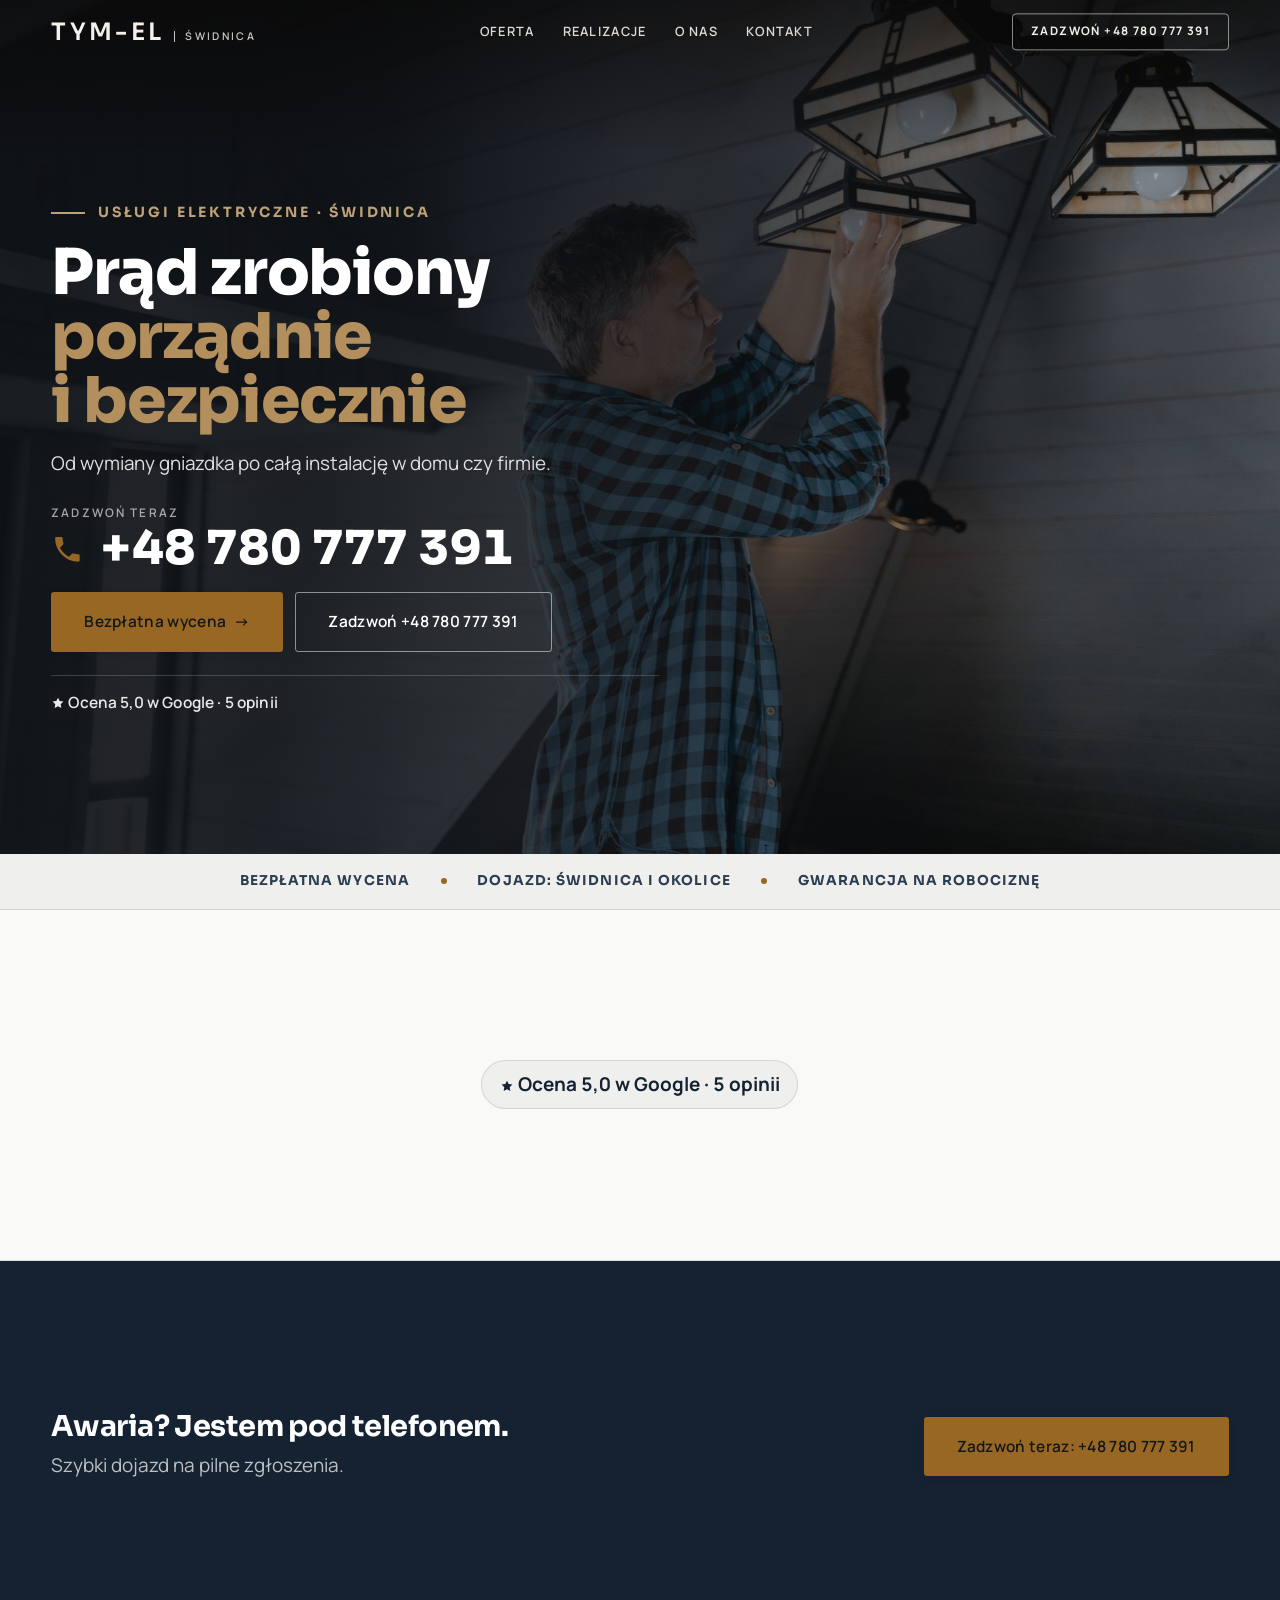
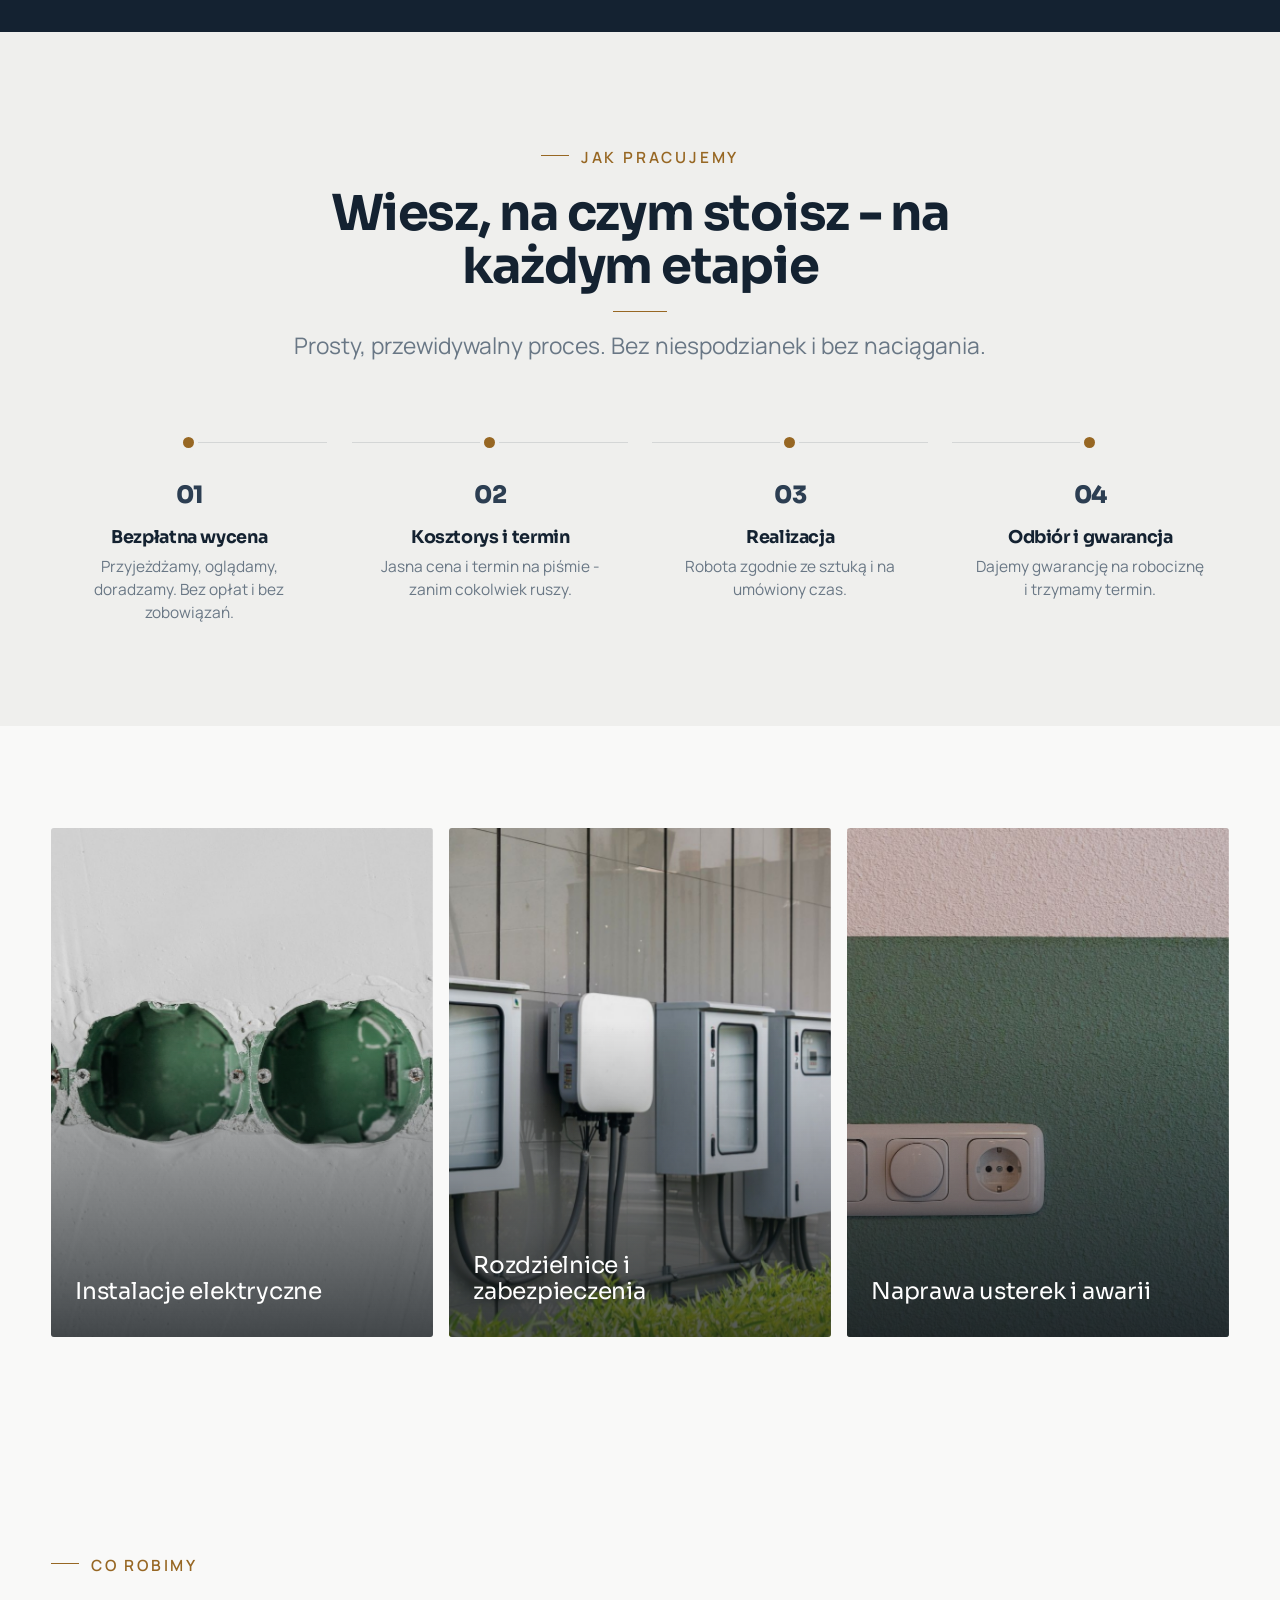
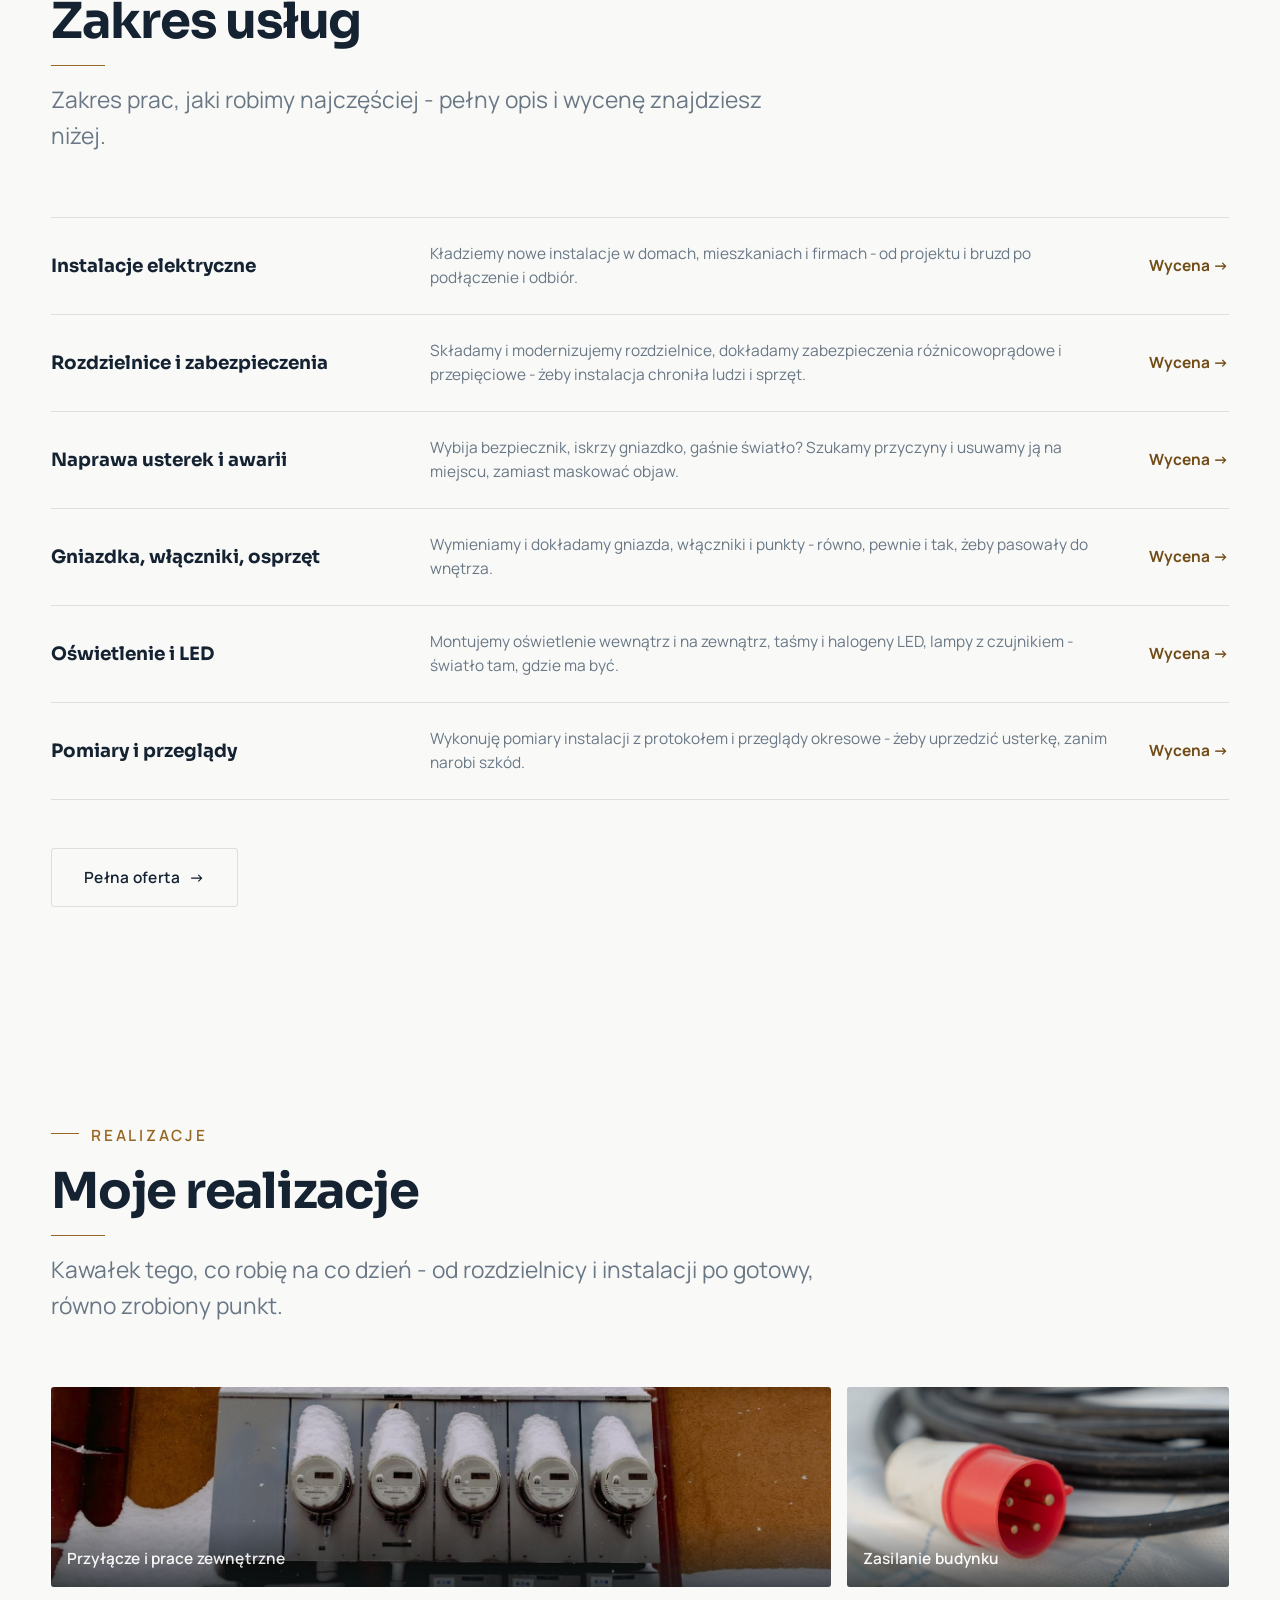
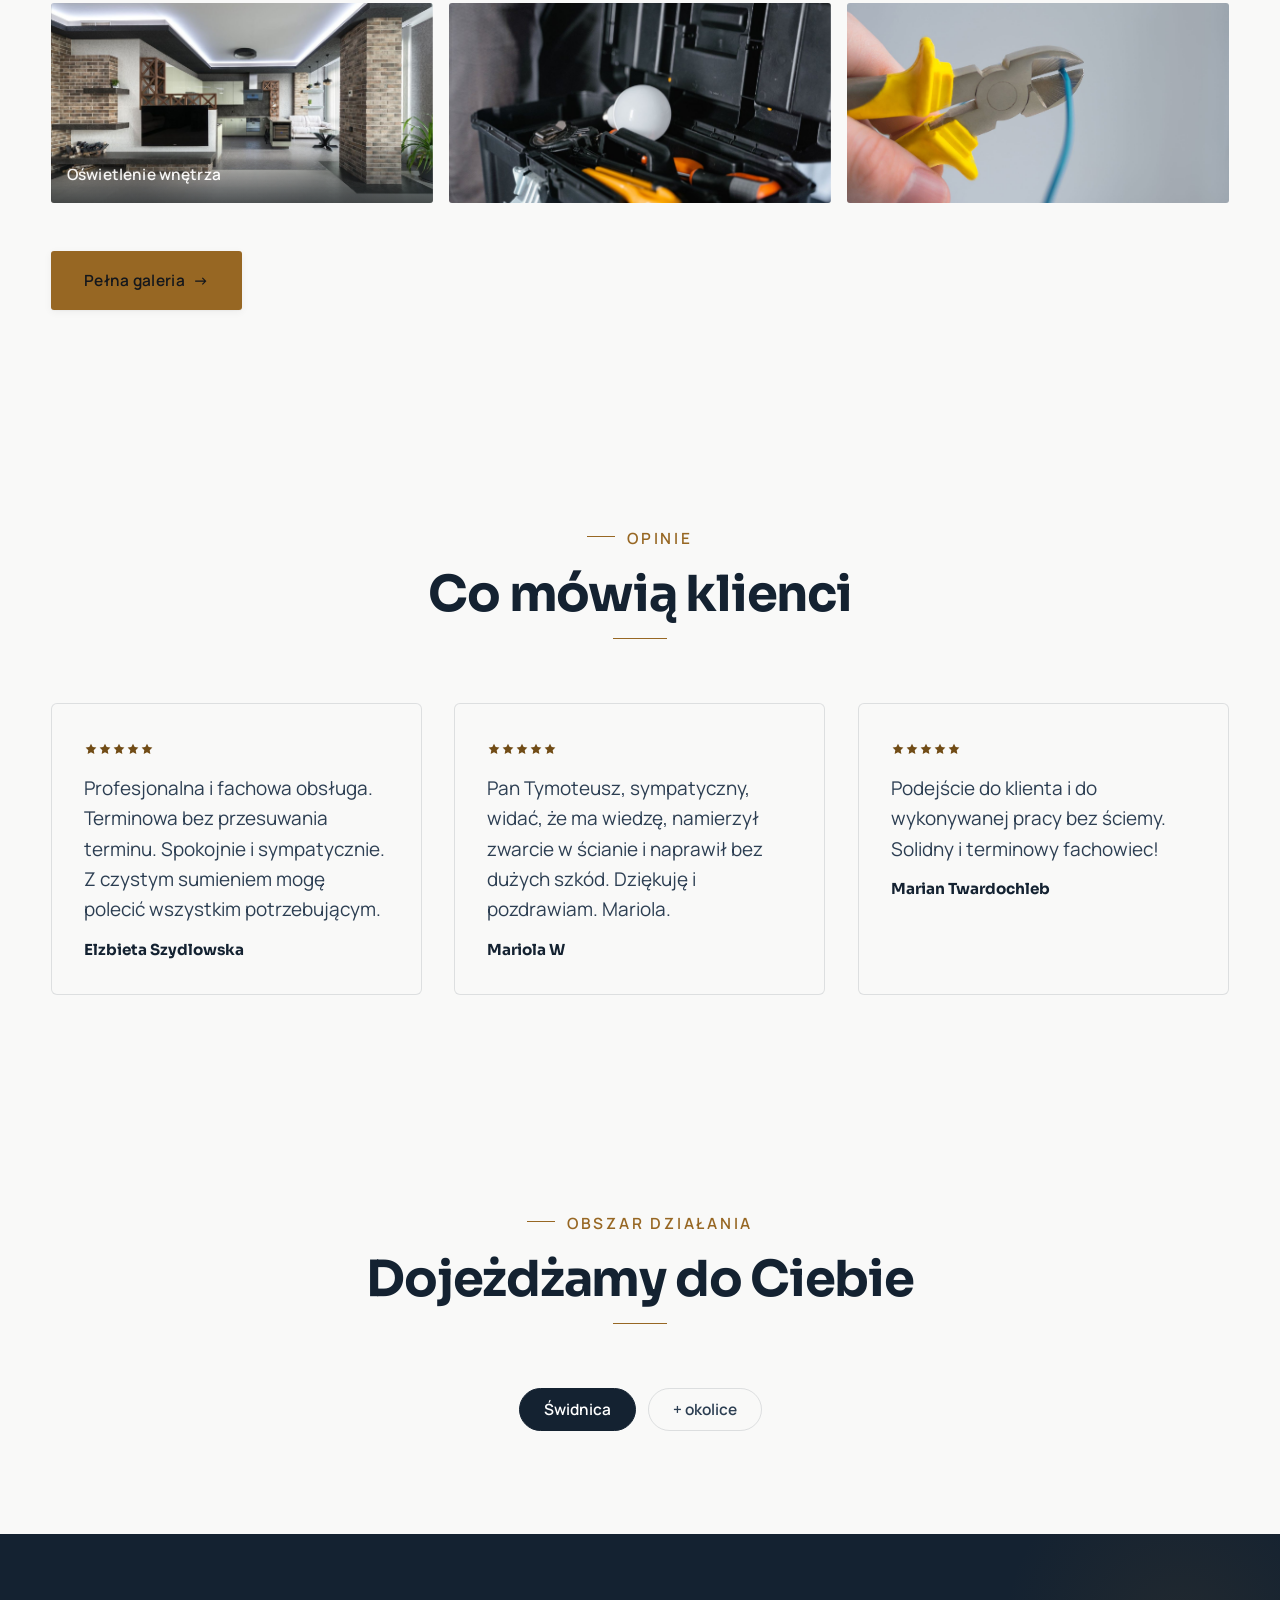
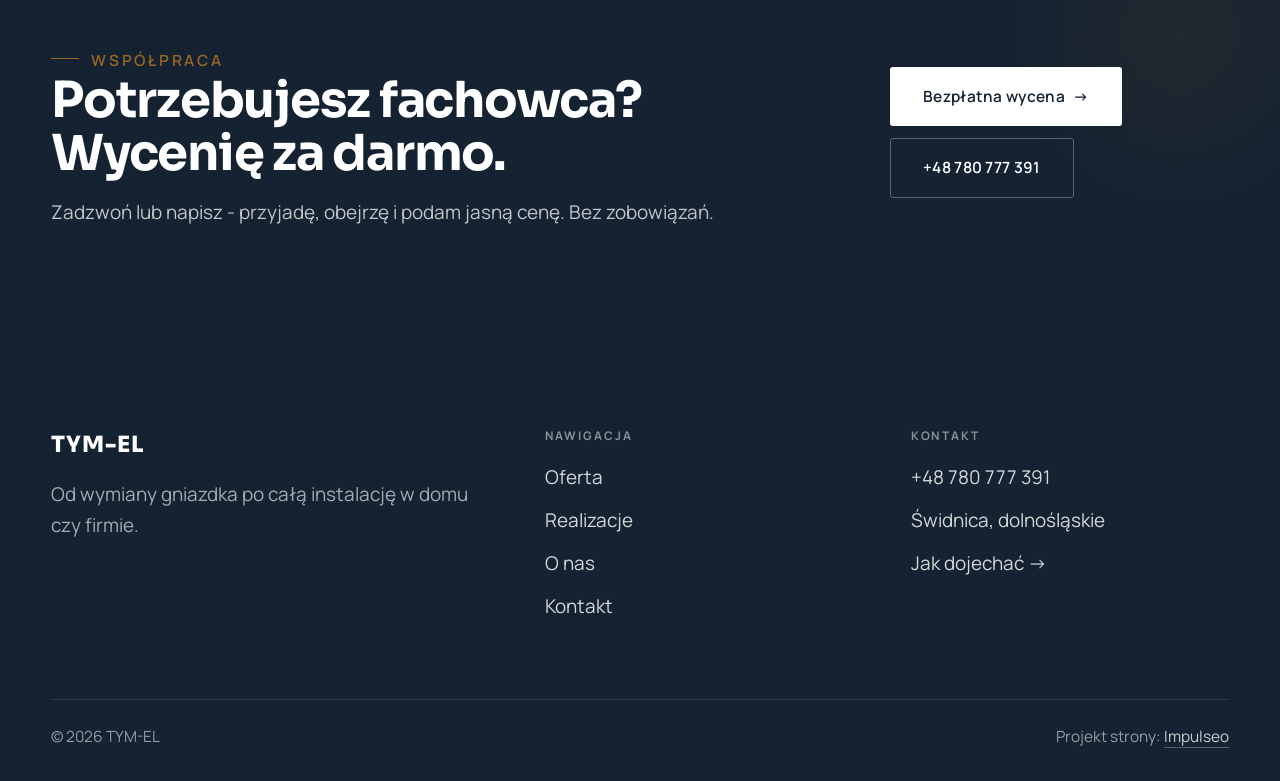
<file: index.html>
<!DOCTYPE html>
<html lang="pl">
<head>
<meta name="robots" content="noindex, nofollow">
<meta charset="UTF-8">
<meta name="viewport" content="width=device-width, initial-scale=1.0">
<title>TYM-EL - Elektryk · Świdnica</title>
<meta name="description" content="TYM-EL - usługi elektryczne, Świdnica i okolice. Instalacje, przyłącza, rozdzielnice, naprawa usterek i awarii, montaż oświetlenia i osprzętu. Pomiary i uprawnienia, wycena przed pracą, sprawny dojazd. Zadzwoń i umów termin.">
<link rel="preconnect" href="https://fonts.googleapis.com">
<link rel="preconnect" href="https://fonts.gstatic.com" crossorigin>
<link href="https://fonts.googleapis.com/css2?family=Sora:wght@600;700;800&family=Manrope:wght@400;500;600&display=swap" rel="stylesheet">
<link rel="stylesheet" href="assets/styles.css">
</head>
<body>

<header class="nav">
  <div class="wrap nav-inner">
    <a class="brand" href="index.html"><span class="name">TYM-EL</span><span class="sub">Świdnica</span></a>
    <nav class="nav-links">
      <a href="oferta.html">Oferta</a>
      <a href="realizacje.html">Realizacje</a>
      <a href="o-nas.html">O nas</a>
      <a href="kontakt.html">Kontakt</a>
      <a href="tel:+48780777391" class="btn btn-accent">Zadzwoń +48 780 777 391</a>
    </nav>
    <button class="nav-toggle" aria-label="Menu"><span></span><span></span><span></span></button>
  </div>
</header>

<section class="hero-fach">
  <img class="hf-photo" src="img/hero.jpg" fetchpriority="high" alt="Elektryk TYM-EL podczas montażu oświetlenia">
  <div class="hf-panel">
    <div class="hf-inner">
      <span class="hf-kicker">Usługi elektryczne · Świdnica</span>
      <h1 class="hf-title">Prąd zrobiony <em>porządnie i bezpiecznie</em></h1>
      <p class="hf-lead">Od wymiany gniazdka po całą instalację w domu czy firmie.</p>
      <a class="hf-phone" href="tel:+48780777391"><span class="hf-phone-lab">Zadzwoń teraz</span><span class="hf-phone-num"><svg class="ico-tel" width="16" height="16" viewBox="0 0 24 24" fill="none" aria-hidden="true"><path d="M6.6 10.8a15.5 15.5 0 0 0 6.6 6.6l2.2-2.2a1 1 0 0 1 1-.24 11.4 11.4 0 0 0 3.6.58 1 1 0 0 1 1 1V20a1 1 0 0 1-1 1A17 17 0 0 1 3 4a1 1 0 0 1 1-1h3.5a1 1 0 0 1 1 1c0 1.25.2 2.46.58 3.6a1 1 0 0 1-.25 1l-2.23 2.2Z" fill="currentColor"/></svg> +48 780 777 391</span></a>
      <div class="hf-actions">
        <a href="kontakt.html" class="btn btn-accent">Bezpłatna wycena <span class="arr">→</span></a>
        <a href="tel:+48780777391" class="btn btn-ghost hf-ghost">Zadzwoń +48 780 777 391</a>
      </div>
      <div class="hf-trust"><svg class="ico-star" width="14" height="14" viewBox="0 0 24 24" style="vertical-align:-2px" aria-hidden="true"><path d="M12 2.8l2.85 5.8 6.4.93-4.63 4.5 1.1 6.37L12 17.4l-5.72 3 1.1-6.37-4.63-4.5 6.4-.93L12 2.8Z" fill="currentColor"/></svg> Ocena 5,0 w Google · 5 opinii</div>
    </div>
  </div>
</section>
<section class="fach-promise">
  <div class="wrap">
    <ul class="fp-row reveal"><li>Bezpłatna wycena</li><li>Dojazd: Świdnica i okolice</li><li>Gwarancja na robociznę</li></ul>
  </div>
</section>
<section class="trust-bar">
  <div class="wrap">
    <div class="tb-google reveal"><svg class="ico-star" width="14" height="14" viewBox="0 0 24 24" style="vertical-align:-2px" aria-hidden="true"><path d="M12 2.8l2.85 5.8 6.4.93-4.63 4.5 1.1 6.37L12 17.4l-5.72 3 1.1-6.37-4.63-4.5 6.4-.93L12 2.8Z" fill="currentColor"/></svg> Ocena 5,0 w Google · 5 opinii</div>
  </div>
</section>
<section class="awaria">
  <div class="wrap">
      <div class="reveal">
        <h3>Awaria? Jestem pod telefonem.</h3>
        <p>Szybki dojazd na pilne zgłoszenia.</p>
      </div>
      <a class="btn btn-accent" href="tel:+48780777391">Zadzwoń teraz: +48 780 777 391</a>
  </div>
</section>
<section class="proces fachowcy">
  <div class="wrap">
    <div class="head center reveal">
      <span class="eyebrow">Jak pracujemy</span>
      <h2>Wiesz, na czym stoisz - na każdym etapie</h2>
      <p>Prosty, przewidywalny proces. Bez niespodzianek i bez naciągania.</p>
    </div>
    <ol class="proces-line">
      <li class="reveal"><span class="pno">01</span><h3>Bezpłatna wycena</h3><p>Przyjeżdżamy, oglądamy, doradzamy. Bez opłat i bez zobowiązań.</p></li>
      <li class="reveal"><span class="pno">02</span><h3>Kosztorys i termin</h3><p>Jasna cena i termin na piśmie - zanim cokolwiek ruszy.</p></li>
      <li class="reveal"><span class="pno">03</span><h3>Realizacja</h3><p>Robota zgodnie ze sztuką i na umówiony czas.</p></li>
      <li class="reveal"><span class="pno">04</span><h3>Odbiór i gwarancja</h3><p>Dajemy gwarancję na robociznę i trzymamy termin.</p></li>
    </ol>
  </div>
</section>
<section class="gateways-band">
  <div class="wrap">
    <div class="gateways">
      <a href="oferta.html" class="gateway reveal"><img src="img/g2.jpg" alt="Puszki podtynkowe osadzone w ścianie" loading="lazy"><span class="g-ttl">Instalacje elektryczne</span></a>
      <a href="oferta.html" class="gateway reveal"><img src="img/g5.jpg" alt="Szafki elektryczne i przyłącza na zewnątrz budynku" loading="lazy"><span class="g-ttl">Rozdzielnice i zabezpieczenia</span></a>
      <a href="oferta.html" class="gateway reveal"><img src="img/g3.jpg" alt="Zamontowany włącznik i gniazdo na ścianie" loading="lazy"><span class="g-ttl">Naprawa usterek i awarii</span></a>
    </div>
  </div>
</section>
<section class="fach-uslugi">
  <div class="wrap">
    <div class="head reveal">
      <span class="eyebrow">Co robimy</span>
      <h2>Zakres usług</h2>
      <p>Zakres prac, jaki robimy najczęściej - pełny opis i wycenę znajdziesz niżej.</p>
    </div>
    <ul class="fu-list">
      <li class="fu-row reveal"><div class="fu-name">Instalacje elektryczne</div><div class="fu-desc">Kładziemy nowe instalacje w domach, mieszkaniach i firmach - od projektu i bruzd po podłączenie i odbiór.</div><a class="fu-cta" href="kontakt.html">Wycena <span class="arr">→</span></a></li>
      <li class="fu-row reveal"><div class="fu-name">Rozdzielnice i zabezpieczenia</div><div class="fu-desc">Składamy i modernizujemy rozdzielnice, dokładamy zabezpieczenia różnicowoprądowe i przepięciowe - żeby instalacja chroniła ludzi i sprzęt.</div><a class="fu-cta" href="kontakt.html">Wycena <span class="arr">→</span></a></li>
      <li class="fu-row reveal"><div class="fu-name">Naprawa usterek i awarii</div><div class="fu-desc">Wybija bezpiecznik, iskrzy gniazdko, gaśnie światło? Szukamy przyczyny i usuwamy ją na miejscu, zamiast maskować objaw.</div><a class="fu-cta" href="kontakt.html">Wycena <span class="arr">→</span></a></li>
      <li class="fu-row reveal"><div class="fu-name">Gniazdka, włączniki, osprzęt</div><div class="fu-desc">Wymieniamy i dokładamy gniazda, włączniki i punkty - równo, pewnie i tak, żeby pasowały do wnętrza.</div><a class="fu-cta" href="kontakt.html">Wycena <span class="arr">→</span></a></li>
      <li class="fu-row reveal"><div class="fu-name">Oświetlenie i LED</div><div class="fu-desc">Montujemy oświetlenie wewnątrz i na zewnątrz, taśmy i halogeny LED, lampy z czujnikiem - światło tam, gdzie ma być.</div><a class="fu-cta" href="kontakt.html">Wycena <span class="arr">→</span></a></li>
      <li class="fu-row reveal"><div class="fu-name">Pomiary i przeglądy</div><div class="fu-desc">Wykonuję pomiary instalacji z protokołem i przeglądy okresowe - żeby uprzedzić usterkę, zanim narobi szkód.</div><a class="fu-cta" href="kontakt.html">Wycena <span class="arr">→</span></a></li>
    </ul>
    <div style="margin-top:var(--space-7)" class="reveal"><a href="oferta.html" class="btn btn-ghost">Pełna oferta <span class="arr">→</span></a></div>
  </div>
</section>
<section>
  <div class="wrap">
    <div class="head reveal">
      <span class="eyebrow">Realizacje</span>
      <h2>Moje realizacje</h2>
      <p>Kawałek tego, co robię na co dzień - od rozdzielnicy i instalacji po gotowy, równo zrobiony punkt.</p>
    </div>
    <div class="gallery">
      <div class="tile t-two3 reveal"><img src="img/g4.jpg" alt="Liczniki i rozdzielnice na elewacji zimą" loading="lazy"><div class="cap">Przyłącze i prace zewnętrzne</div></div>
      <div class="tile t-third reveal"><img src="img/g13.jpg" alt="Przewód zasilający z wtyczką siłową" loading="lazy"><div class="cap">Zasilanie budynku</div></div>
      <div class="tile t-third reveal"><img src="img/g6.jpg" alt="Salon z oświetleniem LED w suficie" loading="lazy"><div class="cap">Oświetlenie wnętrza</div></div>
      <div class="tile t-third reveal"><img src="img/g7.jpg" alt="Skrzynka z narzędziami elektryka" loading="lazy"></div>
      <div class="tile t-third reveal"><img src="img/g8.jpg" alt="Ściąganie izolacji z przewodu elektrycznego" loading="lazy"></div>
    </div>
    <div style="margin-top:var(--space-7)" class="reveal"><a href="realizacje.html" class="btn btn-accent">Pełna galeria <span class="arr">→</span></a></div>
  </div>
</section>
<section class="opinie">
  <div class="wrap">
    <div class="head center reveal">
      <span class="eyebrow">Opinie</span>
      <h2>Co mówią klienci</h2>
    </div>
    <div class="opinie-grid">
      <figure class="op-card reveal"><span class="op-star"><svg class="ico-star" width="14" height="14" viewBox="0 0 24 24" style="vertical-align:-2px" aria-hidden="true"><path d="M12 2.8l2.85 5.8 6.4.93-4.63 4.5 1.1 6.37L12 17.4l-5.72 3 1.1-6.37-4.63-4.5 6.4-.93L12 2.8Z" fill="currentColor"/></svg><svg class="ico-star" width="14" height="14" viewBox="0 0 24 24" style="vertical-align:-2px" aria-hidden="true"><path d="M12 2.8l2.85 5.8 6.4.93-4.63 4.5 1.1 6.37L12 17.4l-5.72 3 1.1-6.37-4.63-4.5 6.4-.93L12 2.8Z" fill="currentColor"/></svg><svg class="ico-star" width="14" height="14" viewBox="0 0 24 24" style="vertical-align:-2px" aria-hidden="true"><path d="M12 2.8l2.85 5.8 6.4.93-4.63 4.5 1.1 6.37L12 17.4l-5.72 3 1.1-6.37-4.63-4.5 6.4-.93L12 2.8Z" fill="currentColor"/></svg><svg class="ico-star" width="14" height="14" viewBox="0 0 24 24" style="vertical-align:-2px" aria-hidden="true"><path d="M12 2.8l2.85 5.8 6.4.93-4.63 4.5 1.1 6.37L12 17.4l-5.72 3 1.1-6.37-4.63-4.5 6.4-.93L12 2.8Z" fill="currentColor"/></svg><svg class="ico-star" width="14" height="14" viewBox="0 0 24 24" style="vertical-align:-2px" aria-hidden="true"><path d="M12 2.8l2.85 5.8 6.4.93-4.63 4.5 1.1 6.37L12 17.4l-5.72 3 1.1-6.37-4.63-4.5 6.4-.93L12 2.8Z" fill="currentColor"/></svg></span><blockquote>Profesjonalna i fachowa obsługa. Terminowa bez przesuwania terminu. Spokojnie i sympatycznie. Z czystym sumieniem mogę polecić wszystkim potrzebującym.</blockquote><span class="op-autor">Elzbieta Szydlowska</span></figure>
      <figure class="op-card reveal"><span class="op-star"><svg class="ico-star" width="14" height="14" viewBox="0 0 24 24" style="vertical-align:-2px" aria-hidden="true"><path d="M12 2.8l2.85 5.8 6.4.93-4.63 4.5 1.1 6.37L12 17.4l-5.72 3 1.1-6.37-4.63-4.5 6.4-.93L12 2.8Z" fill="currentColor"/></svg><svg class="ico-star" width="14" height="14" viewBox="0 0 24 24" style="vertical-align:-2px" aria-hidden="true"><path d="M12 2.8l2.85 5.8 6.4.93-4.63 4.5 1.1 6.37L12 17.4l-5.72 3 1.1-6.37-4.63-4.5 6.4-.93L12 2.8Z" fill="currentColor"/></svg><svg class="ico-star" width="14" height="14" viewBox="0 0 24 24" style="vertical-align:-2px" aria-hidden="true"><path d="M12 2.8l2.85 5.8 6.4.93-4.63 4.5 1.1 6.37L12 17.4l-5.72 3 1.1-6.37-4.63-4.5 6.4-.93L12 2.8Z" fill="currentColor"/></svg><svg class="ico-star" width="14" height="14" viewBox="0 0 24 24" style="vertical-align:-2px" aria-hidden="true"><path d="M12 2.8l2.85 5.8 6.4.93-4.63 4.5 1.1 6.37L12 17.4l-5.72 3 1.1-6.37-4.63-4.5 6.4-.93L12 2.8Z" fill="currentColor"/></svg><svg class="ico-star" width="14" height="14" viewBox="0 0 24 24" style="vertical-align:-2px" aria-hidden="true"><path d="M12 2.8l2.85 5.8 6.4.93-4.63 4.5 1.1 6.37L12 17.4l-5.72 3 1.1-6.37-4.63-4.5 6.4-.93L12 2.8Z" fill="currentColor"/></svg></span><blockquote>Pan Tymoteusz, sympatyczny, widać, że ma wiedzę, namierzył zwarcie w ścianie i naprawił bez dużych szkód. Dziękuję i pozdrawiam. Mariola.</blockquote><span class="op-autor">Mariola W</span></figure>
      <figure class="op-card reveal"><span class="op-star"><svg class="ico-star" width="14" height="14" viewBox="0 0 24 24" style="vertical-align:-2px" aria-hidden="true"><path d="M12 2.8l2.85 5.8 6.4.93-4.63 4.5 1.1 6.37L12 17.4l-5.72 3 1.1-6.37-4.63-4.5 6.4-.93L12 2.8Z" fill="currentColor"/></svg><svg class="ico-star" width="14" height="14" viewBox="0 0 24 24" style="vertical-align:-2px" aria-hidden="true"><path d="M12 2.8l2.85 5.8 6.4.93-4.63 4.5 1.1 6.37L12 17.4l-5.72 3 1.1-6.37-4.63-4.5 6.4-.93L12 2.8Z" fill="currentColor"/></svg><svg class="ico-star" width="14" height="14" viewBox="0 0 24 24" style="vertical-align:-2px" aria-hidden="true"><path d="M12 2.8l2.85 5.8 6.4.93-4.63 4.5 1.1 6.37L12 17.4l-5.72 3 1.1-6.37-4.63-4.5 6.4-.93L12 2.8Z" fill="currentColor"/></svg><svg class="ico-star" width="14" height="14" viewBox="0 0 24 24" style="vertical-align:-2px" aria-hidden="true"><path d="M12 2.8l2.85 5.8 6.4.93-4.63 4.5 1.1 6.37L12 17.4l-5.72 3 1.1-6.37-4.63-4.5 6.4-.93L12 2.8Z" fill="currentColor"/></svg><svg class="ico-star" width="14" height="14" viewBox="0 0 24 24" style="vertical-align:-2px" aria-hidden="true"><path d="M12 2.8l2.85 5.8 6.4.93-4.63 4.5 1.1 6.37L12 17.4l-5.72 3 1.1-6.37-4.63-4.5 6.4-.93L12 2.8Z" fill="currentColor"/></svg></span><blockquote>Podejście do klienta i do wykonywanej pracy bez ściemy. Solidny i terminowy fachowiec!</blockquote><span class="op-autor">Marian Twardochleb</span></figure>
    </div>
  </div>
</section>
<section class="obszar">
  <div class="wrap">
    <div class="head center reveal">
      <span class="eyebrow">Obszar działania</span>
      <h2>Dojeżdżamy do Ciebie</h2>
    </div>
    <ul class="obszar-list reveal"><li class="is-home">Świdnica</li><li>+ okolice</li></ul>
  </div>
</section>
<section class="cta">
  <div class="wrap">
    <div class="reveal">
      <span class="eyebrow">Współpraca</span>
      <h2>Potrzebujesz fachowca? Wycenię za darmo.</h2>
      <p>Zadzwoń lub napisz - przyjadę, obejrzę i podam jasną cenę. Bez zobowiązań.</p>
    </div>
    <div class="cta-actions reveal">
      <a href="kontakt.html" class="btn btn-light">Bezpłatna wycena <span class="arr">→</span></a>
      <a href="tel:+48780777391" class="btn btn-ghost" style="color:#fff;border-color:rgba(255,255,255,.3)">+48 780 777 391</a>
    </div>
  </div>
</section>

<footer>
  <div class="wrap">
    <div class="foot-grid">
      <div class="foot-brand">
        <div class="name">TYM-EL</div>
        <p>Od wymiany gniazdka po całą instalację w domu czy firmie.</p>
      </div>
      <div class="foot-col">
        <h4>Nawigacja</h4>
        <a href="oferta.html">Oferta</a>
        <a href="realizacje.html">Realizacje</a>
        <a href="o-nas.html">O nas</a>
        <a href="kontakt.html">Kontakt</a>
      </div>
      <div class="foot-col">
        <h4>Kontakt</h4>
        <a href="tel:+48780777391">+48 780 777 391</a>
        <p>Świdnica, dolnośląskie</p>
        <a href="https://www.google.com/maps?cid=5788418719708476591" target="_blank" rel="noopener">Jak dojechać →</a>
      </div>
    </div>
    <div class="foot-bot">
      <span>© 2026 TYM-EL</span>
      <span>Projekt strony: <a class="foot-credit" href="https://impulseo.pl" target="_blank" rel="noopener">Impulseo</a></span>
    </div>
  </div>
</footer>
<div class="sticky-call"><a class="sc-call" href="tel:+48780777391"><svg class="ico-tel" width="16" height="16" viewBox="0 0 24 24" fill="none" aria-hidden="true"><path d="M6.6 10.8a15.5 15.5 0 0 0 6.6 6.6l2.2-2.2a1 1 0 0 1 1-.24 11.4 11.4 0 0 0 3.6.58 1 1 0 0 1 1 1V20a1 1 0 0 1-1 1A17 17 0 0 1 3 4a1 1 0 0 1 1-1h3.5a1 1 0 0 1 1 1c0 1.25.2 2.46.58 3.6a1 1 0 0 1-.25 1l-2.23 2.2Z" fill="currentColor"/></svg> Zadzwoń</a><a class="sc-quote" href="kontakt.html">Bezpłatna wycena</a></div>

<script src="assets/main.js"></script>
</body>
</html>
</file>
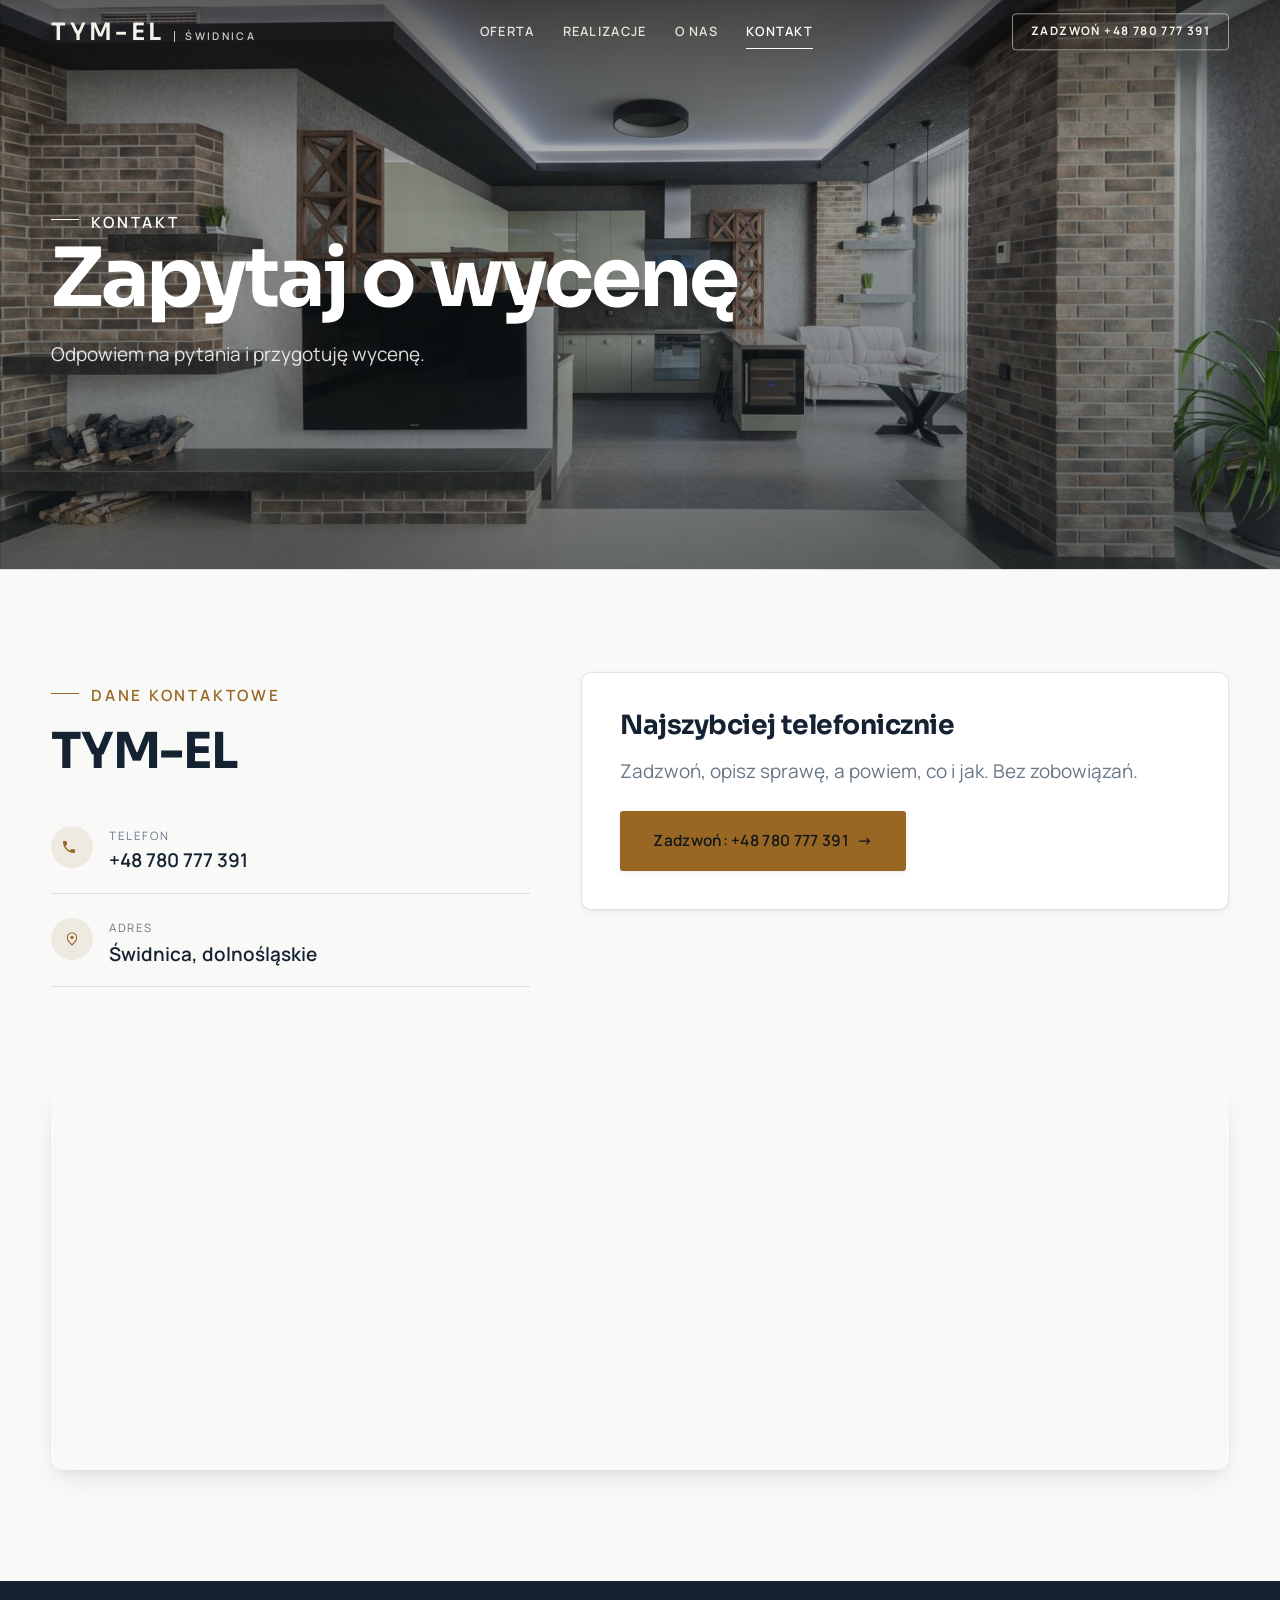
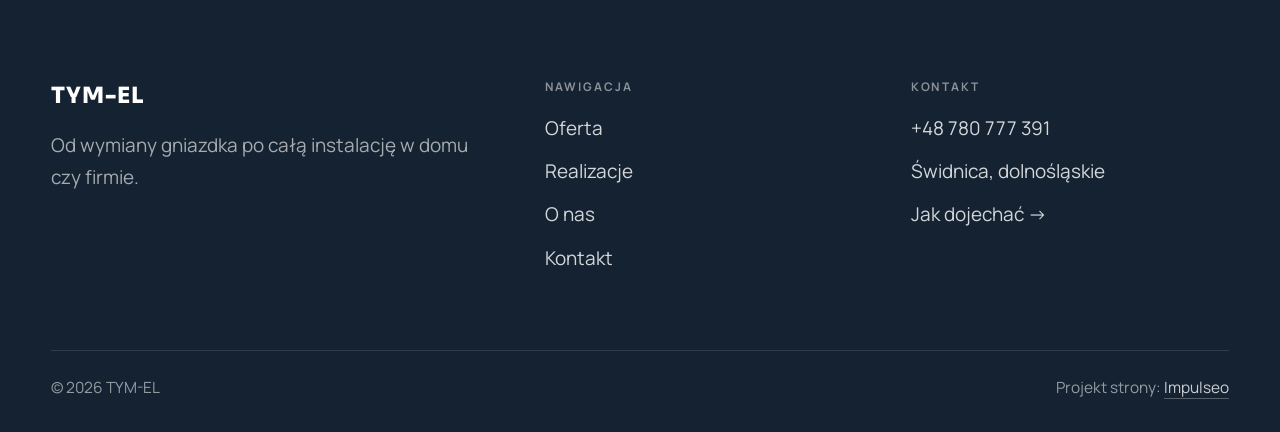
<file: kontakt.html>
<!DOCTYPE html>
<html lang="pl">
<head>
<meta name="robots" content="noindex, nofollow">
<meta charset="UTF-8">
<meta name="viewport" content="width=device-width, initial-scale=1.0">
<title>Kontakt - TYM-EL</title>
<meta name="description" content="Kontakt TYM-EL - Świdnica, dolnośląskie">
<link rel="preconnect" href="https://fonts.googleapis.com">
<link rel="preconnect" href="https://fonts.gstatic.com" crossorigin>
<link href="https://fonts.googleapis.com/css2?family=Sora:wght@600;700;800&family=Manrope:wght@400;500;600&display=swap" rel="stylesheet">
<link rel="stylesheet" href="assets/styles.css">
</head>
<body>

<header class="nav">
  <div class="wrap nav-inner">
    <a class="brand" href="index.html"><span class="name">TYM-EL</span><span class="sub">Świdnica</span></a>
    <nav class="nav-links">
      <a href="oferta.html">Oferta</a>
      <a href="realizacje.html">Realizacje</a>
      <a href="o-nas.html">O nas</a>
      <a href="kontakt.html" class="active">Kontakt</a>
      <a href="tel:+48780777391" class="btn btn-accent">Zadzwoń +48 780 777 391</a>
    </nav>
    <button class="nav-toggle" aria-label="Menu"><span></span><span></span><span></span></button>
  </div>
</header>

<section class="pagehead">
  <img src="img/g6.jpg" alt="Salon z oświetleniem LED po montażu">
  <div class="wrap">
    <span class="eyebrow">Kontakt</span>
    <h1>Zapytaj o wycenę</h1>
    <p>Odpowiem na pytania i przygotuję wycenę.</p>
  </div>
</section>
<section>
  <div class="wrap contact-grid">
    <div class="reveal">
      <span class="eyebrow">Dane kontaktowe</span>
      <h2 style="margin:var(--space-4) 0 var(--space-6)">TYM-EL</h2>
      <div class="info-list">
        <div class="info-row"><div class="ic"><svg class="ico-tel" width="16" height="16" viewBox="0 0 24 24" fill="none" aria-hidden="true"><path d="M6.6 10.8a15.5 15.5 0 0 0 6.6 6.6l2.2-2.2a1 1 0 0 1 1-.24 11.4 11.4 0 0 0 3.6.58 1 1 0 0 1 1 1V20a1 1 0 0 1-1 1A17 17 0 0 1 3 4a1 1 0 0 1 1-1h3.5a1 1 0 0 1 1 1c0 1.25.2 2.46.58 3.6a1 1 0 0 1-.25 1l-2.23 2.2Z" fill="currentColor"/></svg></div><div><div class="lbl">Telefon</div><a class="val" href="tel:+48780777391">+48 780 777 391</a></div></div>
        <div class="info-row"><div class="ic"><svg class="ico-pin" width="16" height="16" viewBox="0 0 24 24" fill="none" aria-hidden="true"><path d="M12 21s7-6.1 7-11.5A7 7 0 0 0 5 9.5C5 14.9 12 21 12 21Z" stroke="currentColor" stroke-width="1.6" fill="none"/><circle cx="12" cy="9.5" r="2.4" fill="currentColor"/></svg></div><div><div class="lbl">Adres</div><div class="val">Świdnica, dolnośląskie</div></div></div>
      </div>
    </div>
    <div class="reveal">
      <div class="form">
        <h3 style="margin-bottom:var(--space-4)">Najszybciej telefonicznie</h3>
        <p class="muted" style="margin-bottom:var(--space-5)">Zadzwoń, opisz sprawę, a powiem, co i jak. Bez zobowiązań.</p>
        <a href="tel:+48780777391" class="btn btn-accent" style="justify-content:center">Zadzwoń: +48 780 777 391 <span class="arr">→</span></a>
      </div>
    </div>
  </div>
</section>
<section style="padding-top:0">
  <div class="wrap reveal">
    <iframe class="map" title="TYM-EL - Świdnica" src="https://maps.google.com/maps?q=50.8273479%2C16.4858753&z=15&output=embed" loading="lazy" referrerpolicy="no-referrer-when-downgrade"></iframe>
  </div>
</section>

<footer>
  <div class="wrap">
    <div class="foot-grid">
      <div class="foot-brand">
        <div class="name">TYM-EL</div>
        <p>Od wymiany gniazdka po całą instalację w domu czy firmie.</p>
      </div>
      <div class="foot-col">
        <h4>Nawigacja</h4>
        <a href="oferta.html">Oferta</a>
        <a href="realizacje.html">Realizacje</a>
        <a href="o-nas.html">O nas</a>
        <a href="kontakt.html">Kontakt</a>
      </div>
      <div class="foot-col">
        <h4>Kontakt</h4>
        <a href="tel:+48780777391">+48 780 777 391</a>
        <p>Świdnica, dolnośląskie</p>
        <a href="https://www.google.com/maps?cid=5788418719708476591" target="_blank" rel="noopener">Jak dojechać →</a>
      </div>
    </div>
    <div class="foot-bot">
      <span>© 2026 TYM-EL</span>
      <span>Projekt strony: <a class="foot-credit" href="https://impulseo.pl" target="_blank" rel="noopener">Impulseo</a></span>
    </div>
  </div>
</footer>
<div class="sticky-call"><a class="sc-call" href="tel:+48780777391"><svg class="ico-tel" width="16" height="16" viewBox="0 0 24 24" fill="none" aria-hidden="true"><path d="M6.6 10.8a15.5 15.5 0 0 0 6.6 6.6l2.2-2.2a1 1 0 0 1 1-.24 11.4 11.4 0 0 0 3.6.58 1 1 0 0 1 1 1V20a1 1 0 0 1-1 1A17 17 0 0 1 3 4a1 1 0 0 1 1-1h3.5a1 1 0 0 1 1 1c0 1.25.2 2.46.58 3.6a1 1 0 0 1-.25 1l-2.23 2.2Z" fill="currentColor"/></svg> Zadzwoń</a><a class="sc-quote" href="kontakt.html">Bezpłatna wycena</a></div>

<script src="assets/main.js"></script>
</body>
</html>
</file>
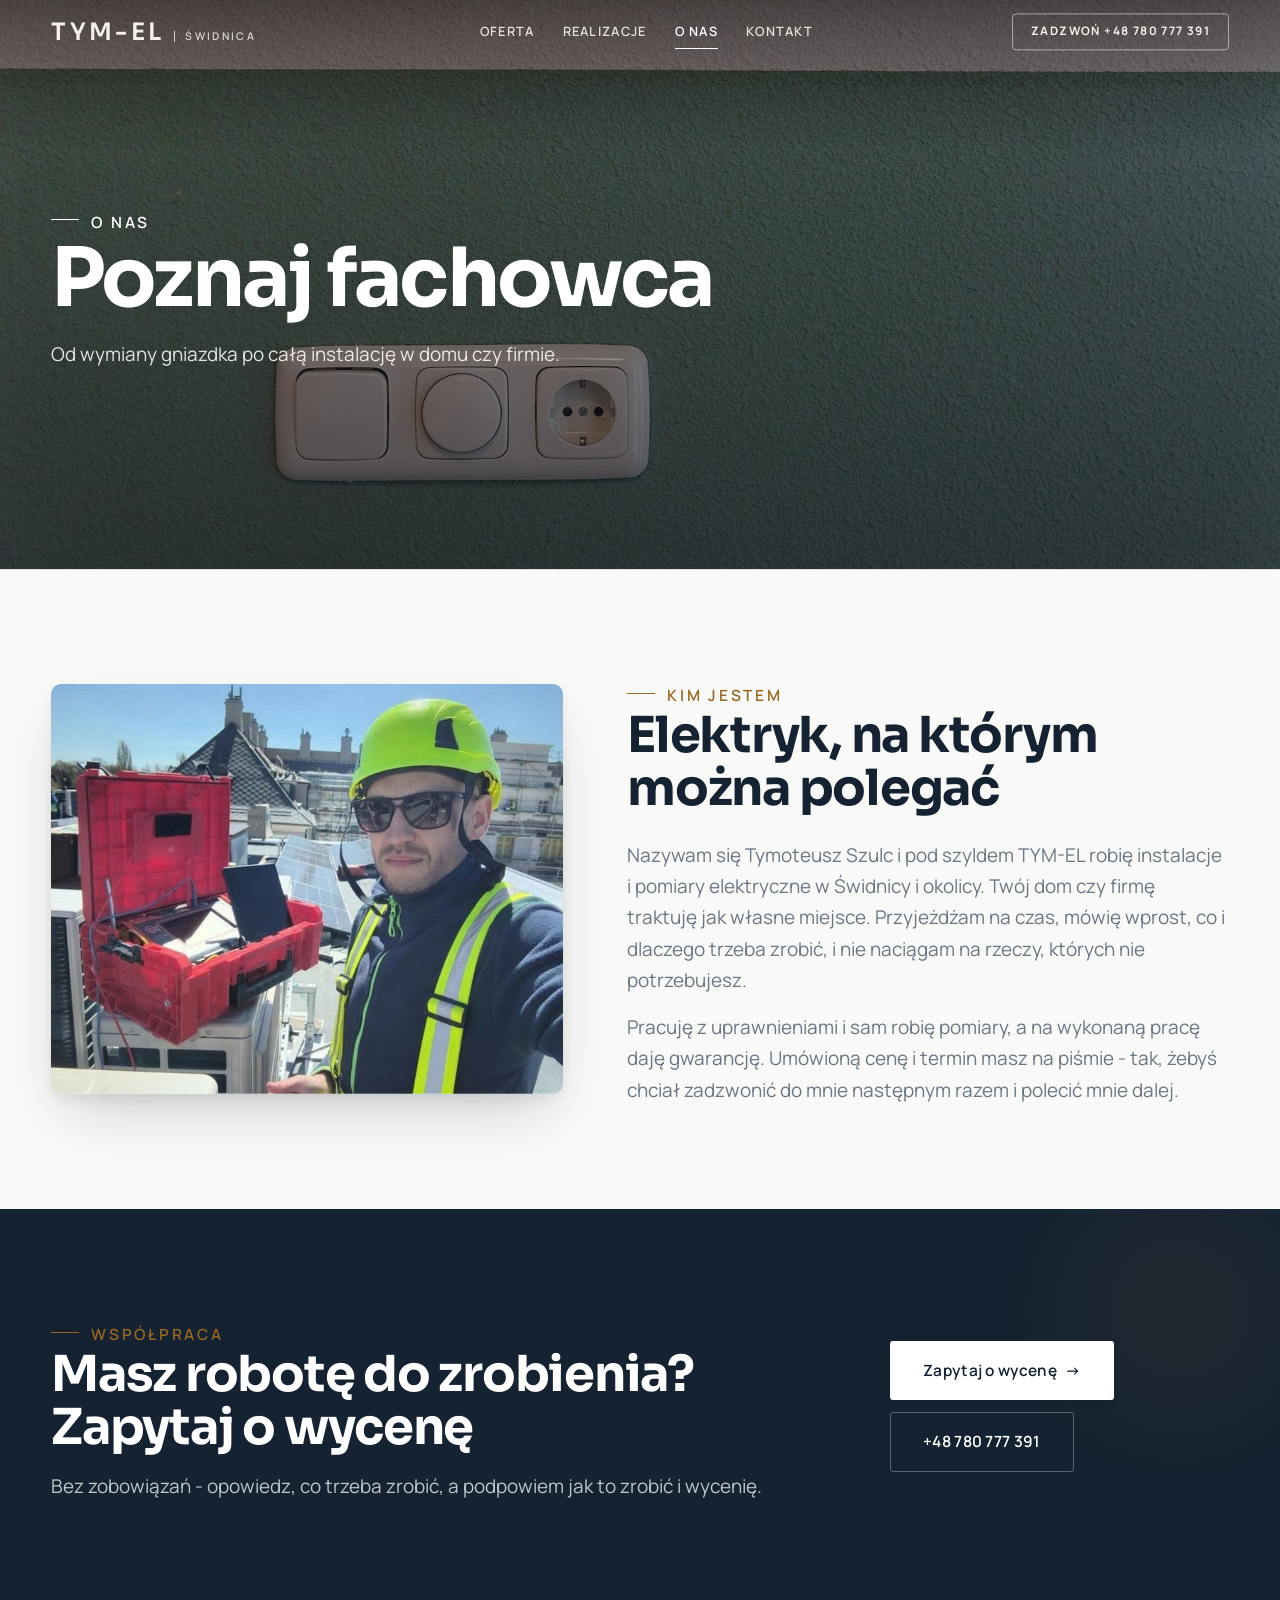
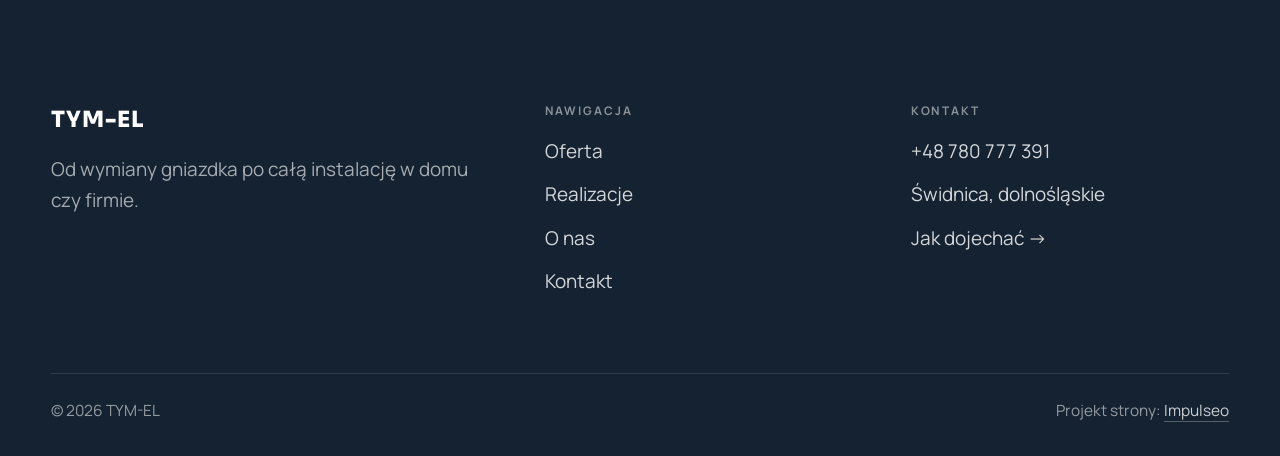
<file: o-nas.html>
<!DOCTYPE html>
<html lang="pl">
<head>
<meta name="robots" content="noindex, nofollow">
<meta charset="UTF-8">
<meta name="viewport" content="width=device-width, initial-scale=1.0">
<title>O nas - TYM-EL</title>
<meta name="description" content="TYM-EL - usługi elektryczne, Świdnica i okolice. Instalacje, przyłącza, rozdzielnice, naprawa usterek i awarii, montaż oświetlenia i osprzętu. Pomiary i uprawnienia, wycena przed pracą, sprawny dojazd. Zadzwoń i umów termin.">
<link rel="preconnect" href="https://fonts.googleapis.com">
<link rel="preconnect" href="https://fonts.gstatic.com" crossorigin>
<link href="https://fonts.googleapis.com/css2?family=Sora:wght@600;700;800&family=Manrope:wght@400;500;600&display=swap" rel="stylesheet">
<link rel="stylesheet" href="assets/styles.css">
</head>
<body>

<header class="nav">
  <div class="wrap nav-inner">
    <a class="brand" href="index.html"><span class="name">TYM-EL</span><span class="sub">Świdnica</span></a>
    <nav class="nav-links">
      <a href="oferta.html">Oferta</a>
      <a href="realizacje.html">Realizacje</a>
      <a href="o-nas.html" class="active">O nas</a>
      <a href="kontakt.html">Kontakt</a>
      <a href="tel:+48780777391" class="btn btn-accent">Zadzwoń +48 780 777 391</a>
    </nav>
    <button class="nav-toggle" aria-label="Menu"><span></span><span></span><span></span></button>
  </div>
</header>

<section class="pagehead">
  <img src="img/g3.jpg" alt="Zamontowany włącznik i gniazdo na ścianie">
  <div class="wrap">
    <span class="eyebrow">O nas</span>
    <h1>Poznaj fachowca</h1>
    <p>Od wymiany gniazdka po całą instalację w domu czy firmie.</p>
  </div>
</section>
<section>
  <div class="wrap split">
    <div class="split-art reveal"><img src="img/about.jpg" alt="Tymoteusz Szulc podczas pracy przy instalacji" loading="lazy"></div>
    <div class="split-copy reveal">
      <span class="eyebrow">Kim jestem</span>
      <h2>Elektryk, na którym można polegać</h2>
      <p class="muted">Nazywam się Tymoteusz Szulc i pod szyldem TYM-EL robię instalacje i pomiary elektryczne w Świdnicy i okolicy. Twój dom czy firmę traktuję jak własne miejsce. Przyjeżdżam na czas, mówię wprost, co i dlaczego trzeba zrobić, i nie naciągam na rzeczy, których nie potrzebujesz.</p>
      <p class="muted">Pracuję z uprawnieniami i sam robię pomiary, a na wykonaną pracę daję gwarancję. Umówioną cenę i termin masz na piśmie - tak, żebyś chciał zadzwonić do mnie następnym razem i polecić mnie dalej.</p>
    </div>
  </div>
</section>


<section class="cta">
  <div class="wrap">
    <div class="reveal">
      <span class="eyebrow">Współpraca</span>
      <h2>Masz robotę do zrobienia? Zapytaj o wycenę</h2>
      <p>Bez zobowiązań - opowiedz, co trzeba zrobić, a podpowiem jak to zrobić i wycenię.</p>
    </div>
    <div class="cta-actions reveal">
      <a href="kontakt.html" class="btn btn-light">Zapytaj o wycenę <span class="arr">→</span></a>
      <a href="tel:+48780777391" class="btn btn-ghost" style="color:#fff;border-color:rgba(255,255,255,.3)">+48 780 777 391</a>
    </div>
  </div>
</section>

<footer>
  <div class="wrap">
    <div class="foot-grid">
      <div class="foot-brand">
        <div class="name">TYM-EL</div>
        <p>Od wymiany gniazdka po całą instalację w domu czy firmie.</p>
      </div>
      <div class="foot-col">
        <h4>Nawigacja</h4>
        <a href="oferta.html">Oferta</a>
        <a href="realizacje.html">Realizacje</a>
        <a href="o-nas.html">O nas</a>
        <a href="kontakt.html">Kontakt</a>
      </div>
      <div class="foot-col">
        <h4>Kontakt</h4>
        <a href="tel:+48780777391">+48 780 777 391</a>
        <p>Świdnica, dolnośląskie</p>
        <a href="https://www.google.com/maps?cid=5788418719708476591" target="_blank" rel="noopener">Jak dojechać →</a>
      </div>
    </div>
    <div class="foot-bot">
      <span>© 2026 TYM-EL</span>
      <span>Projekt strony: <a class="foot-credit" href="https://impulseo.pl" target="_blank" rel="noopener">Impulseo</a></span>
    </div>
  </div>
</footer>
<div class="sticky-call"><a class="sc-call" href="tel:+48780777391"><svg class="ico-tel" width="16" height="16" viewBox="0 0 24 24" fill="none" aria-hidden="true"><path d="M6.6 10.8a15.5 15.5 0 0 0 6.6 6.6l2.2-2.2a1 1 0 0 1 1-.24 11.4 11.4 0 0 0 3.6.58 1 1 0 0 1 1 1V20a1 1 0 0 1-1 1A17 17 0 0 1 3 4a1 1 0 0 1 1-1h3.5a1 1 0 0 1 1 1c0 1.25.2 2.46.58 3.6a1 1 0 0 1-.25 1l-2.23 2.2Z" fill="currentColor"/></svg> Zadzwoń</a><a class="sc-quote" href="kontakt.html">Bezpłatna wycena</a></div>

<script src="assets/main.js"></script>
</body>
</html>
</file>
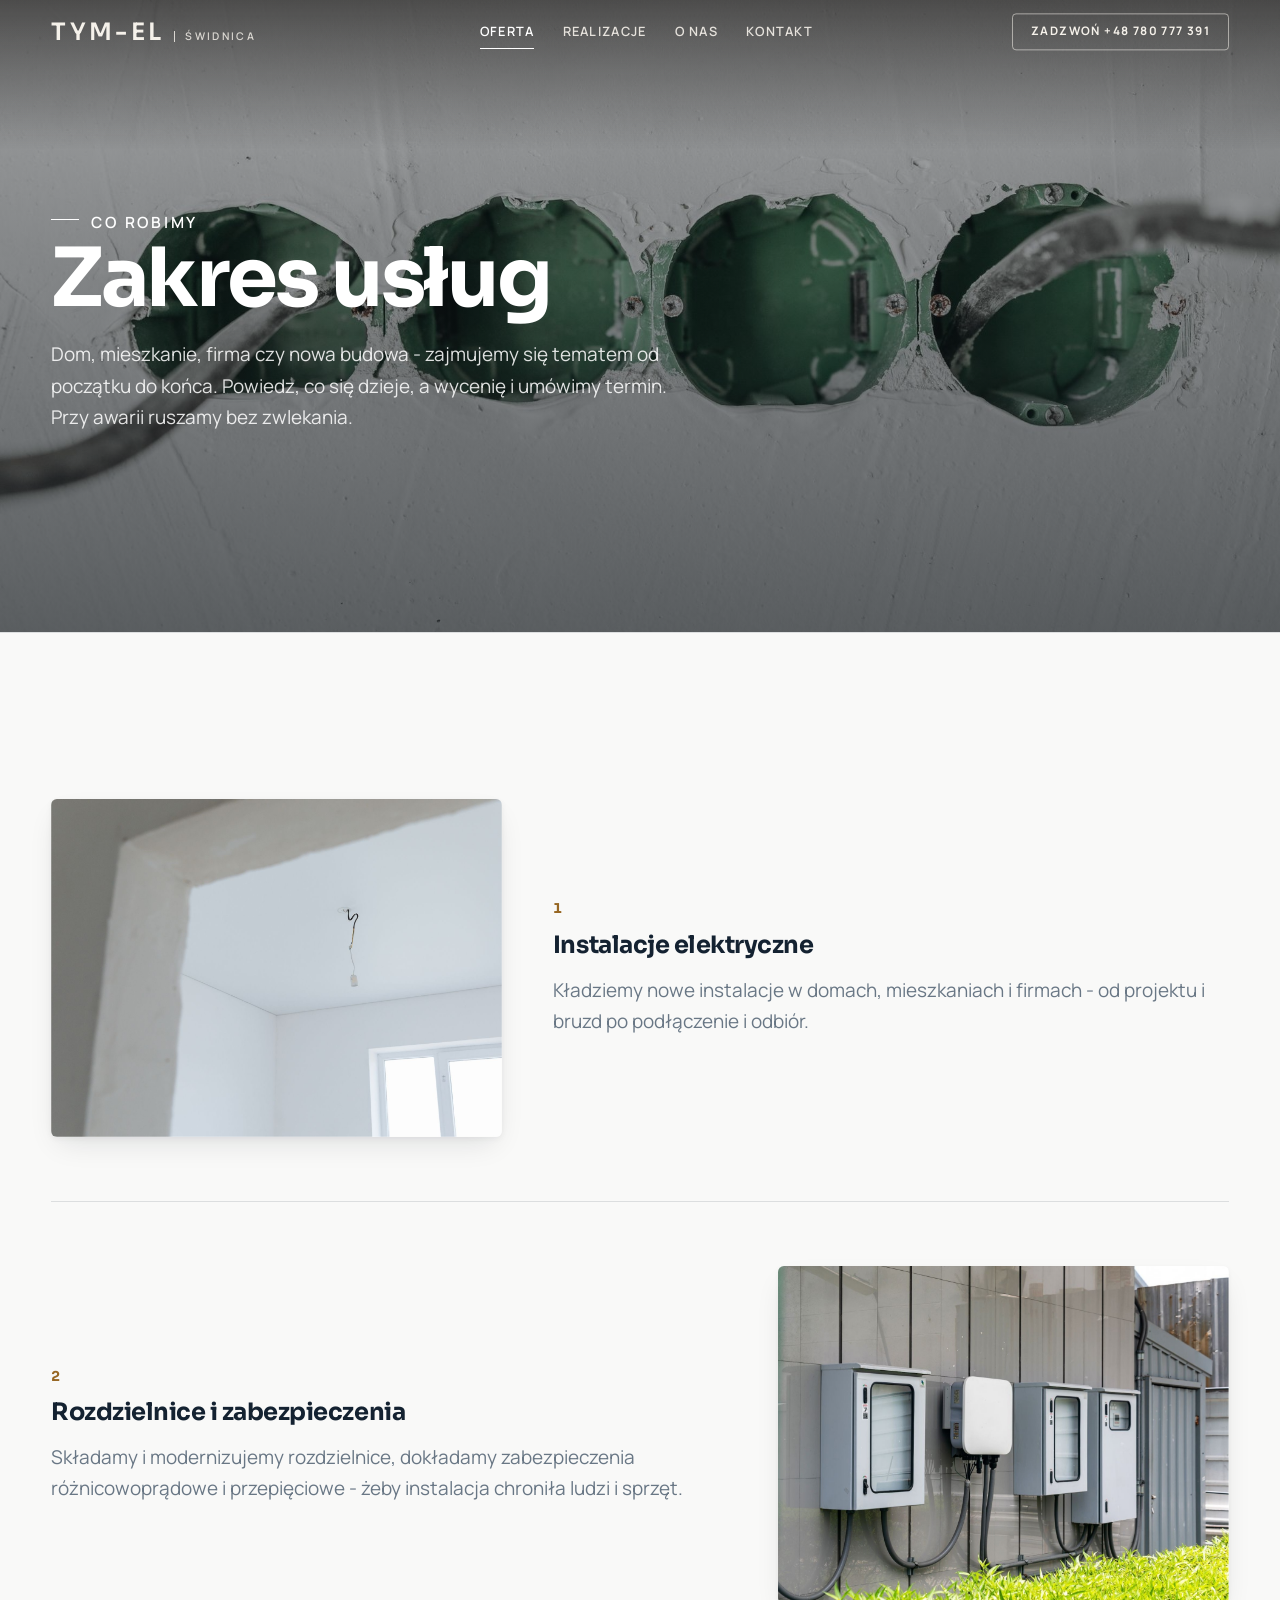
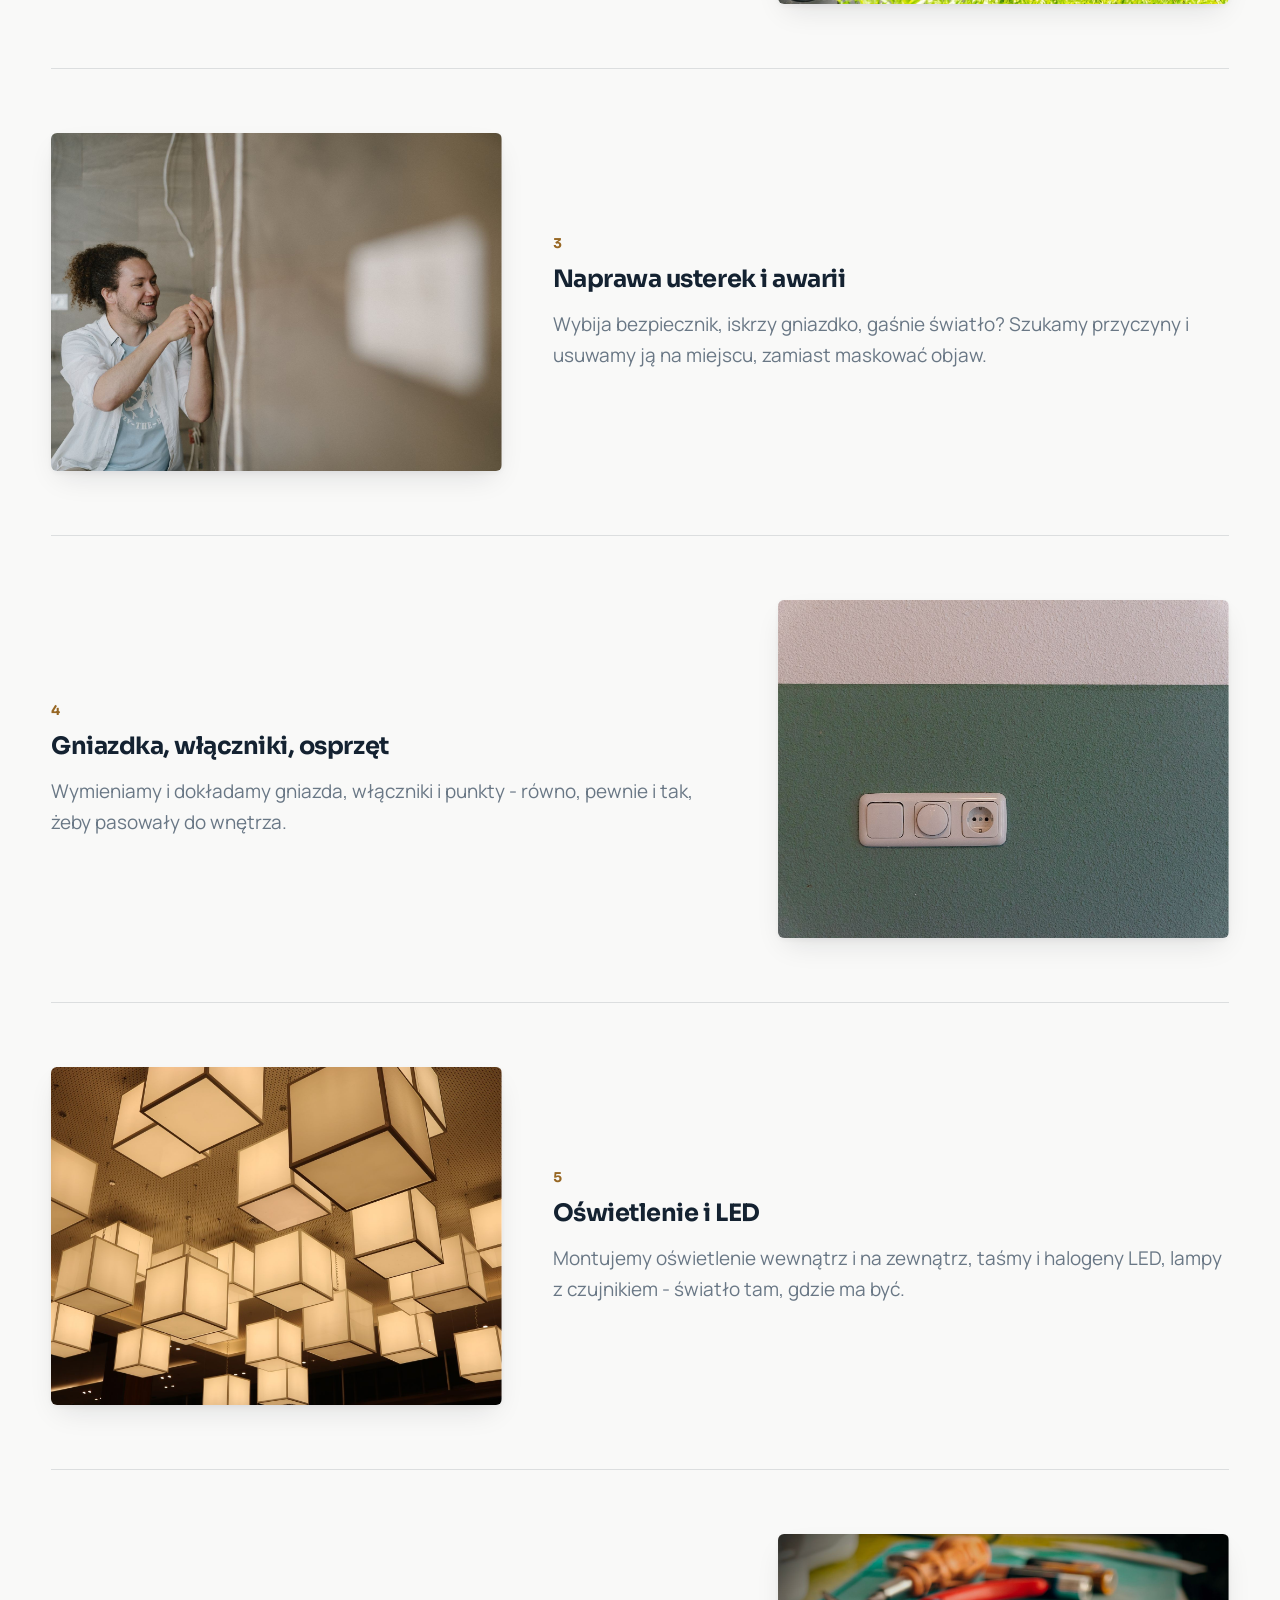
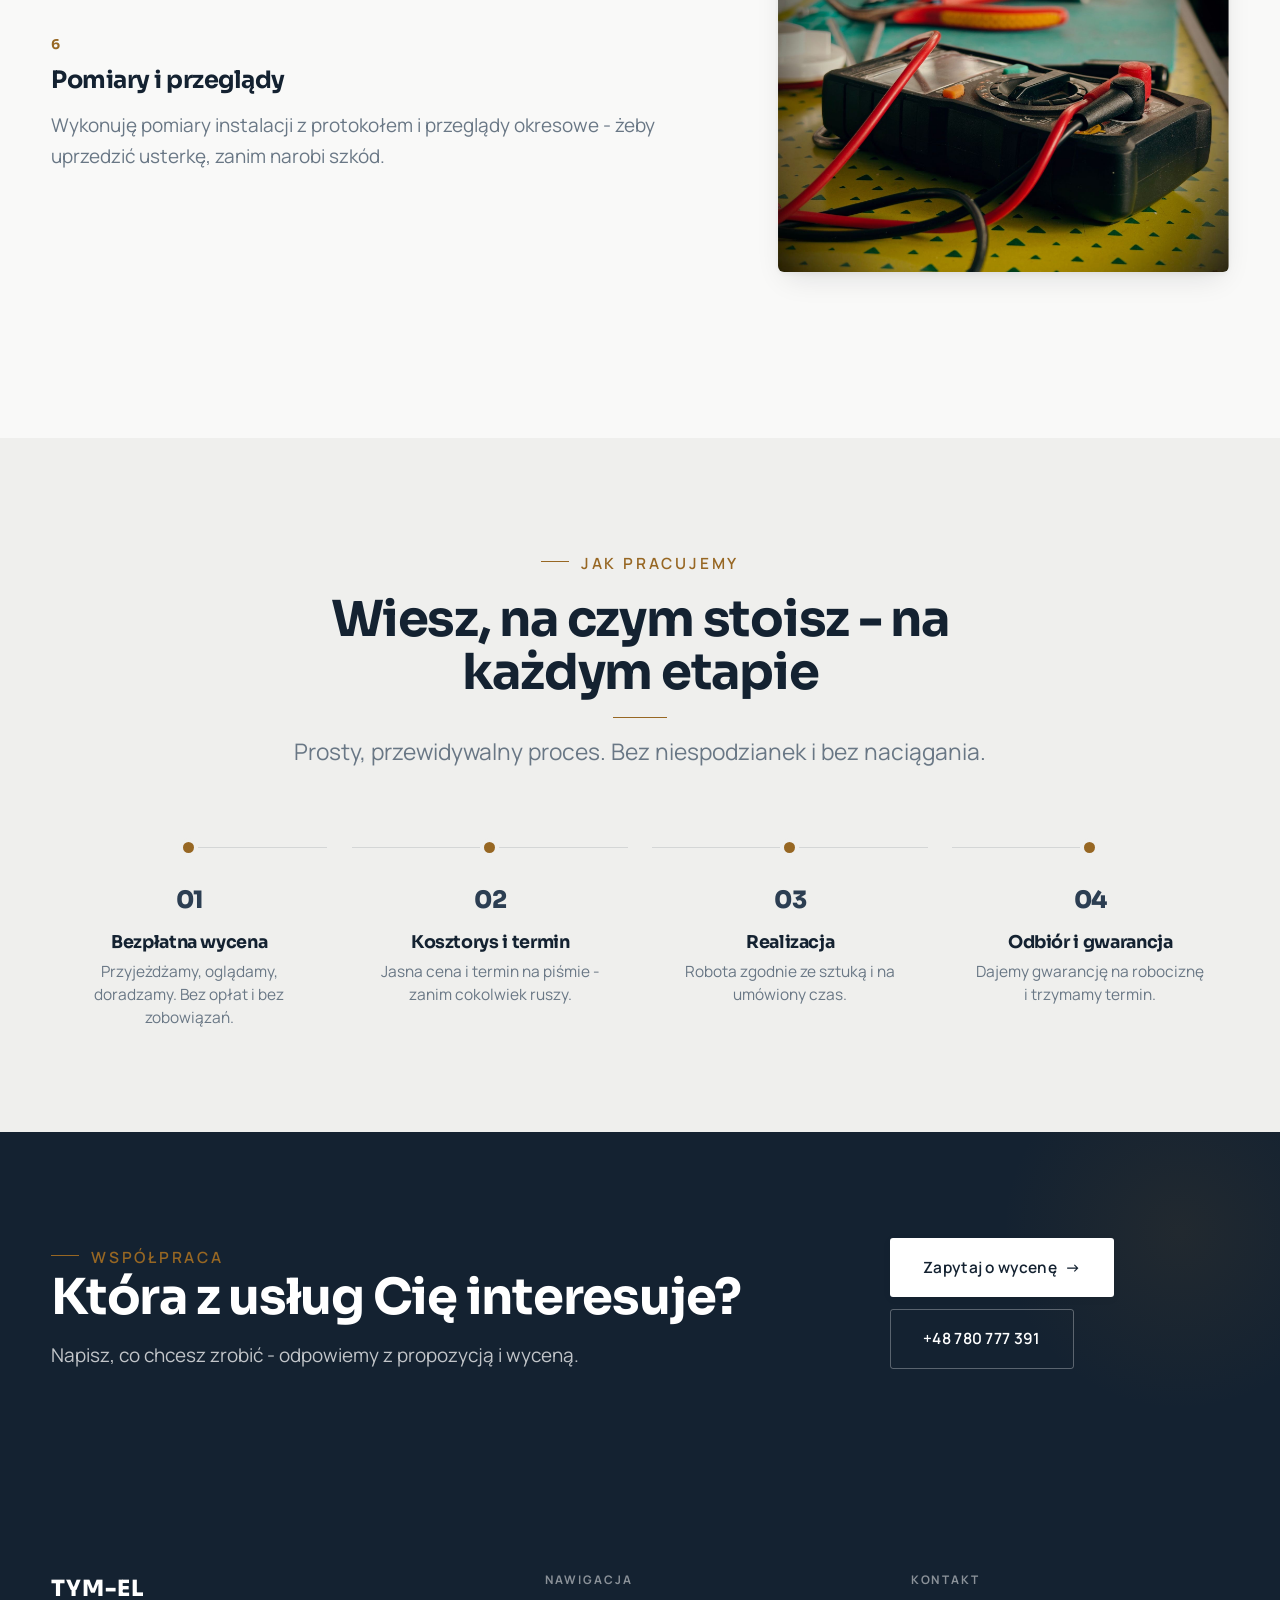
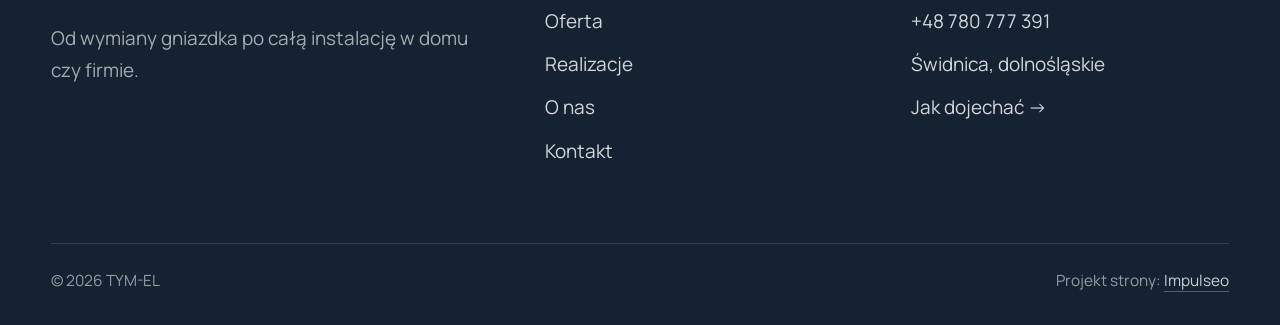
<file: oferta.html>
<!DOCTYPE html>
<html lang="pl">
<head>
<meta name="robots" content="noindex, nofollow">
<meta charset="UTF-8">
<meta name="viewport" content="width=device-width, initial-scale=1.0">
<title>Oferta - TYM-EL</title>
<meta name="description" content="TYM-EL - usługi elektryczne, Świdnica i okolice. Instalacje, przyłącza, rozdzielnice, naprawa usterek i awarii, montaż oświetlenia i osprzętu. Pomiary i uprawnienia, wycena przed pracą, sprawny dojazd. Zadzwoń i umów termin.">
<link rel="preconnect" href="https://fonts.googleapis.com">
<link rel="preconnect" href="https://fonts.gstatic.com" crossorigin>
<link href="https://fonts.googleapis.com/css2?family=Sora:wght@600;700;800&family=Manrope:wght@400;500;600&display=swap" rel="stylesheet">
<link rel="stylesheet" href="assets/styles.css">
</head>
<body>

<header class="nav">
  <div class="wrap nav-inner">
    <a class="brand" href="index.html"><span class="name">TYM-EL</span><span class="sub">Świdnica</span></a>
    <nav class="nav-links">
      <a href="oferta.html" class="active">Oferta</a>
      <a href="realizacje.html">Realizacje</a>
      <a href="o-nas.html">O nas</a>
      <a href="kontakt.html">Kontakt</a>
      <a href="tel:+48780777391" class="btn btn-accent">Zadzwoń +48 780 777 391</a>
    </nav>
    <button class="nav-toggle" aria-label="Menu"><span></span><span></span><span></span></button>
  </div>
</header>

<section class="pagehead">
  <img src="img/g2.jpg" alt="TYM-EL - Zakres usług">
  <div class="wrap">
    <span class="eyebrow">Co robimy</span>
    <h1>Zakres usług</h1>
    <p>Dom, mieszkanie, firma czy nowa budowa - zajmujemy się tematem od początku do końca. Powiedz, co się dzieje, a wycenię i umówimy termin. Przy awarii ruszamy bez zwlekania.</p>
  </div>
</section>
<section>
  <div class="wrap">
    <div class="svc-row reveal">
      <div class="svc-row-art"><img src="img/g10.jpg" alt="Instalacje elektryczne" loading="lazy"></div>
      <div>
        <span class="num">01</span>
        <h3>Instalacje elektryczne</h3>
        <p class="muted">Kładziemy nowe instalacje w domach, mieszkaniach i firmach - od projektu i bruzd po podłączenie i odbiór.</p>
      </div>
    </div>
    <div class="svc-row rev reveal">
      <div class="svc-row-art"><img src="img/g5.jpg" alt="Szafki elektryczne i przyłącza na zewnątrz budynku" loading="lazy"></div>
      <div>
        <span class="num">02</span>
        <h3>Rozdzielnice i zabezpieczenia</h3>
        <p class="muted">Składamy i modernizujemy rozdzielnice, dokładamy zabezpieczenia różnicowoprądowe i przepięciowe - żeby instalacja chroniła ludzi i sprzęt.</p>
      </div>
    </div>
    <div class="svc-row reveal">
      <div class="svc-row-art"><img src="img/g11.jpg" alt="Podłączanie przewodu podczas naprawy instalacji" loading="lazy"></div>
      <div>
        <span class="num">03</span>
        <h3>Naprawa usterek i awarii</h3>
        <p class="muted">Wybija bezpiecznik, iskrzy gniazdko, gaśnie światło? Szukamy przyczyny i usuwamy ją na miejscu, zamiast maskować objaw.</p>
      </div>
    </div>
    <div class="svc-row rev reveal">
      <div class="svc-row-art"><img src="img/g3.jpg" alt="Zamontowany włącznik i gniazdo na ścianie" loading="lazy"></div>
      <div>
        <span class="num">04</span>
        <h3>Gniazdka, włączniki, osprzęt</h3>
        <p class="muted">Wymieniamy i dokładamy gniazda, włączniki i punkty - równo, pewnie i tak, żeby pasowały do wnętrza.</p>
      </div>
    </div>
    <div class="svc-row reveal">
      <div class="svc-row-art"><img src="img/g12.jpg" alt="Nowoczesne lampy sufitowe po montażu" loading="lazy"></div>
      <div>
        <span class="num">05</span>
        <h3>Oświetlenie i LED</h3>
        <p class="muted">Montujemy oświetlenie wewnątrz i na zewnątrz, taśmy i halogeny LED, lampy z czujnikiem - światło tam, gdzie ma być.</p>
      </div>
    </div>
    <div class="svc-row rev reveal">
      <div class="svc-row-art"><img src="img/g1.jpg" alt="Pomiary i przeglądy" loading="lazy"></div>
      <div>
        <span class="num">06</span>
        <h3>Pomiary i przeglądy</h3>
        <p class="muted">Wykonuję pomiary instalacji z protokołem i przeglądy okresowe - żeby uprzedzić usterkę, zanim narobi szkód.</p>
      </div>
    </div>
  </div>
</section>
<section class="proces">
  <div class="wrap">
    <div class="head center reveal">
      <span class="eyebrow">Jak pracujemy</span>
      <h2>Wiesz, na czym stoisz - na każdym etapie</h2>
      <p>Prosty, przewidywalny proces. Bez niespodzianek i bez naciągania.</p>
    </div>
    <ol class="proces-line">
      <li class="reveal"><span class="pno">01</span><h3>Bezpłatna wycena</h3><p>Przyjeżdżamy, oglądamy, doradzamy. Bez opłat i bez zobowiązań.</p></li>
      <li class="reveal"><span class="pno">02</span><h3>Kosztorys i termin</h3><p>Jasna cena i termin na piśmie - zanim cokolwiek ruszy.</p></li>
      <li class="reveal"><span class="pno">03</span><h3>Realizacja</h3><p>Robota zgodnie ze sztuką i na umówiony czas.</p></li>
      <li class="reveal"><span class="pno">04</span><h3>Odbiór i gwarancja</h3><p>Dajemy gwarancję na robociznę i trzymamy termin.</p></li>
    </ol>
  </div>
</section>
<section class="cta">
  <div class="wrap">
    <div class="reveal">
      <span class="eyebrow">Współpraca</span>
      <h2>Która z usług Cię interesuje?</h2>
      <p>Napisz, co chcesz zrobić - odpowiemy z propozycją i wyceną.</p>
    </div>
    <div class="cta-actions reveal">
      <a href="kontakt.html" class="btn btn-light">Zapytaj o wycenę <span class="arr">→</span></a>
      <a href="tel:+48780777391" class="btn btn-ghost" style="color:#fff;border-color:rgba(255,255,255,.3)">+48 780 777 391</a>
    </div>
  </div>
</section>

<footer>
  <div class="wrap">
    <div class="foot-grid">
      <div class="foot-brand">
        <div class="name">TYM-EL</div>
        <p>Od wymiany gniazdka po całą instalację w domu czy firmie.</p>
      </div>
      <div class="foot-col">
        <h4>Nawigacja</h4>
        <a href="oferta.html">Oferta</a>
        <a href="realizacje.html">Realizacje</a>
        <a href="o-nas.html">O nas</a>
        <a href="kontakt.html">Kontakt</a>
      </div>
      <div class="foot-col">
        <h4>Kontakt</h4>
        <a href="tel:+48780777391">+48 780 777 391</a>
        <p>Świdnica, dolnośląskie</p>
        <a href="https://www.google.com/maps?cid=5788418719708476591" target="_blank" rel="noopener">Jak dojechać →</a>
      </div>
    </div>
    <div class="foot-bot">
      <span>© 2026 TYM-EL</span>
      <span>Projekt strony: <a class="foot-credit" href="https://impulseo.pl" target="_blank" rel="noopener">Impulseo</a></span>
    </div>
  </div>
</footer>
<div class="sticky-call"><a class="sc-call" href="tel:+48780777391"><svg class="ico-tel" width="16" height="16" viewBox="0 0 24 24" fill="none" aria-hidden="true"><path d="M6.6 10.8a15.5 15.5 0 0 0 6.6 6.6l2.2-2.2a1 1 0 0 1 1-.24 11.4 11.4 0 0 0 3.6.58 1 1 0 0 1 1 1V20a1 1 0 0 1-1 1A17 17 0 0 1 3 4a1 1 0 0 1 1-1h3.5a1 1 0 0 1 1 1c0 1.25.2 2.46.58 3.6a1 1 0 0 1-.25 1l-2.23 2.2Z" fill="currentColor"/></svg> Zadzwoń</a><a class="sc-quote" href="kontakt.html">Bezpłatna wycena</a></div>

<script src="assets/main.js"></script>
</body>
</html>
</file>
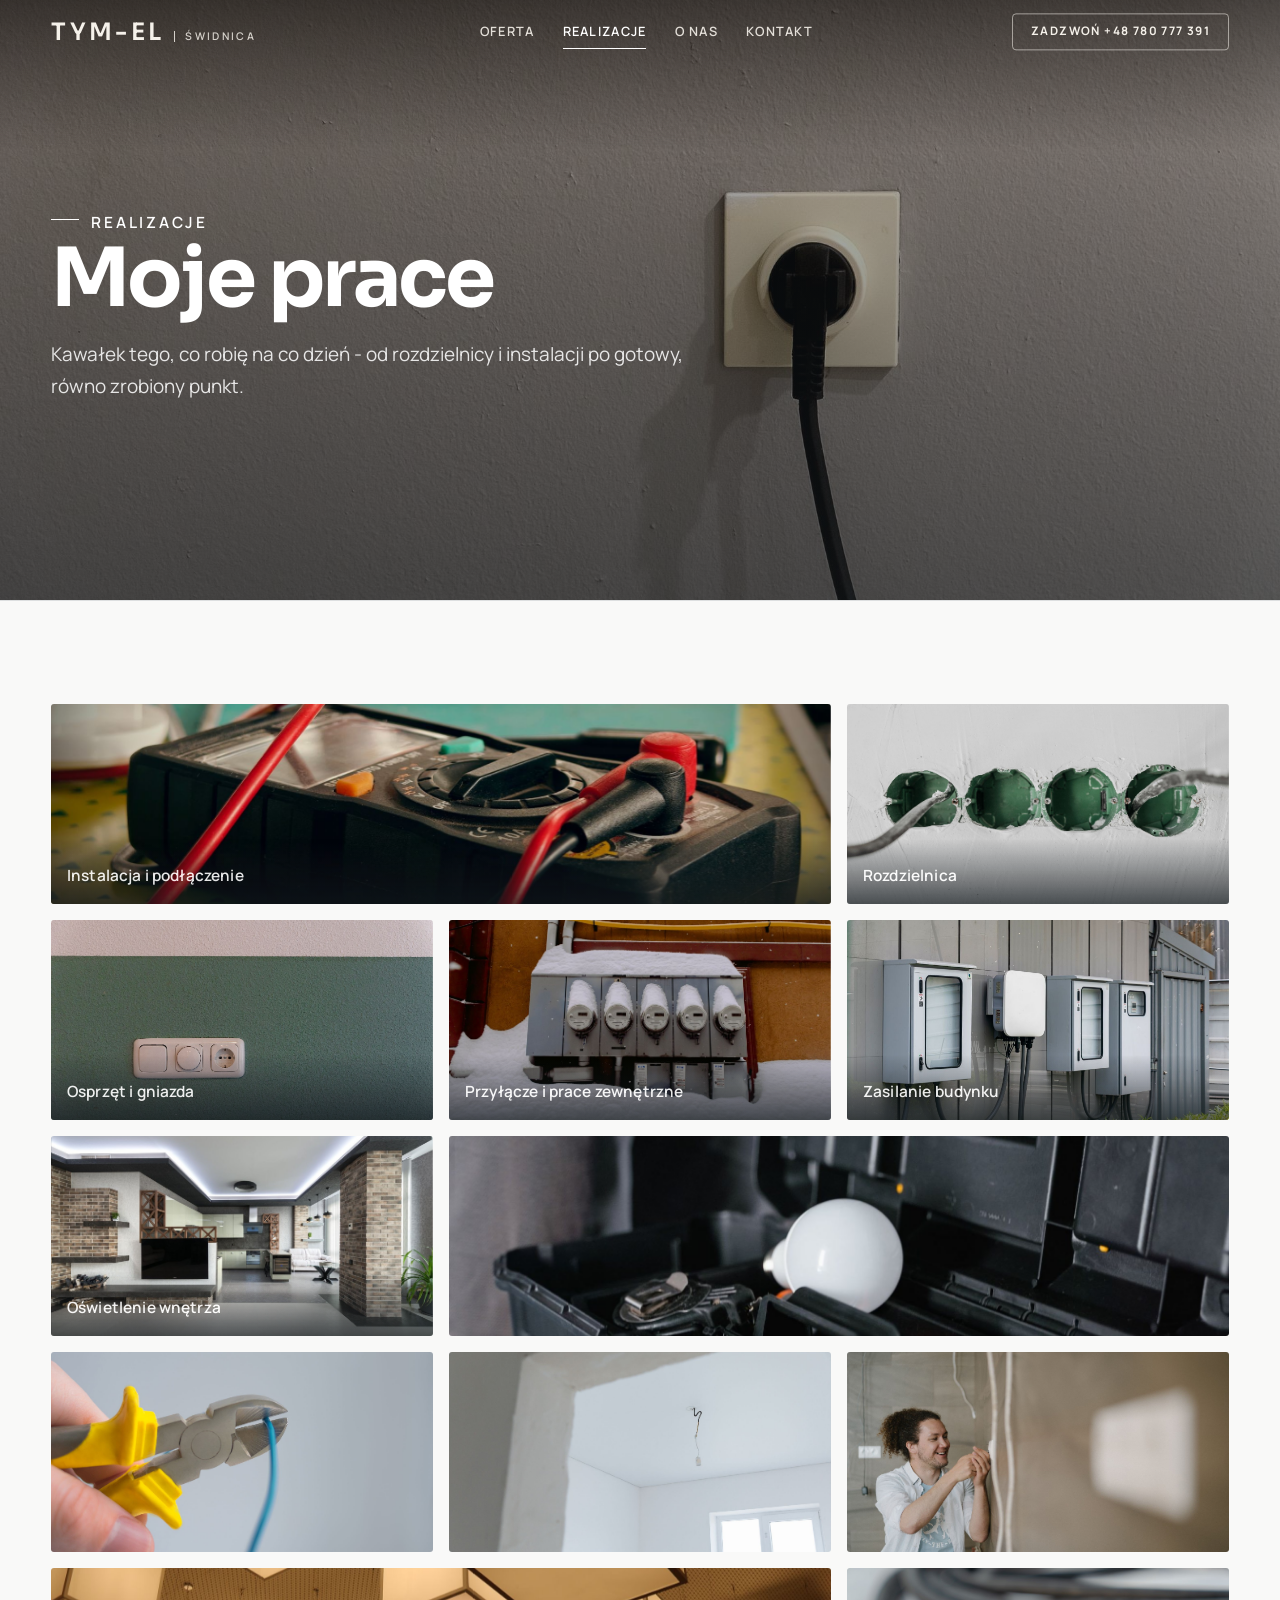
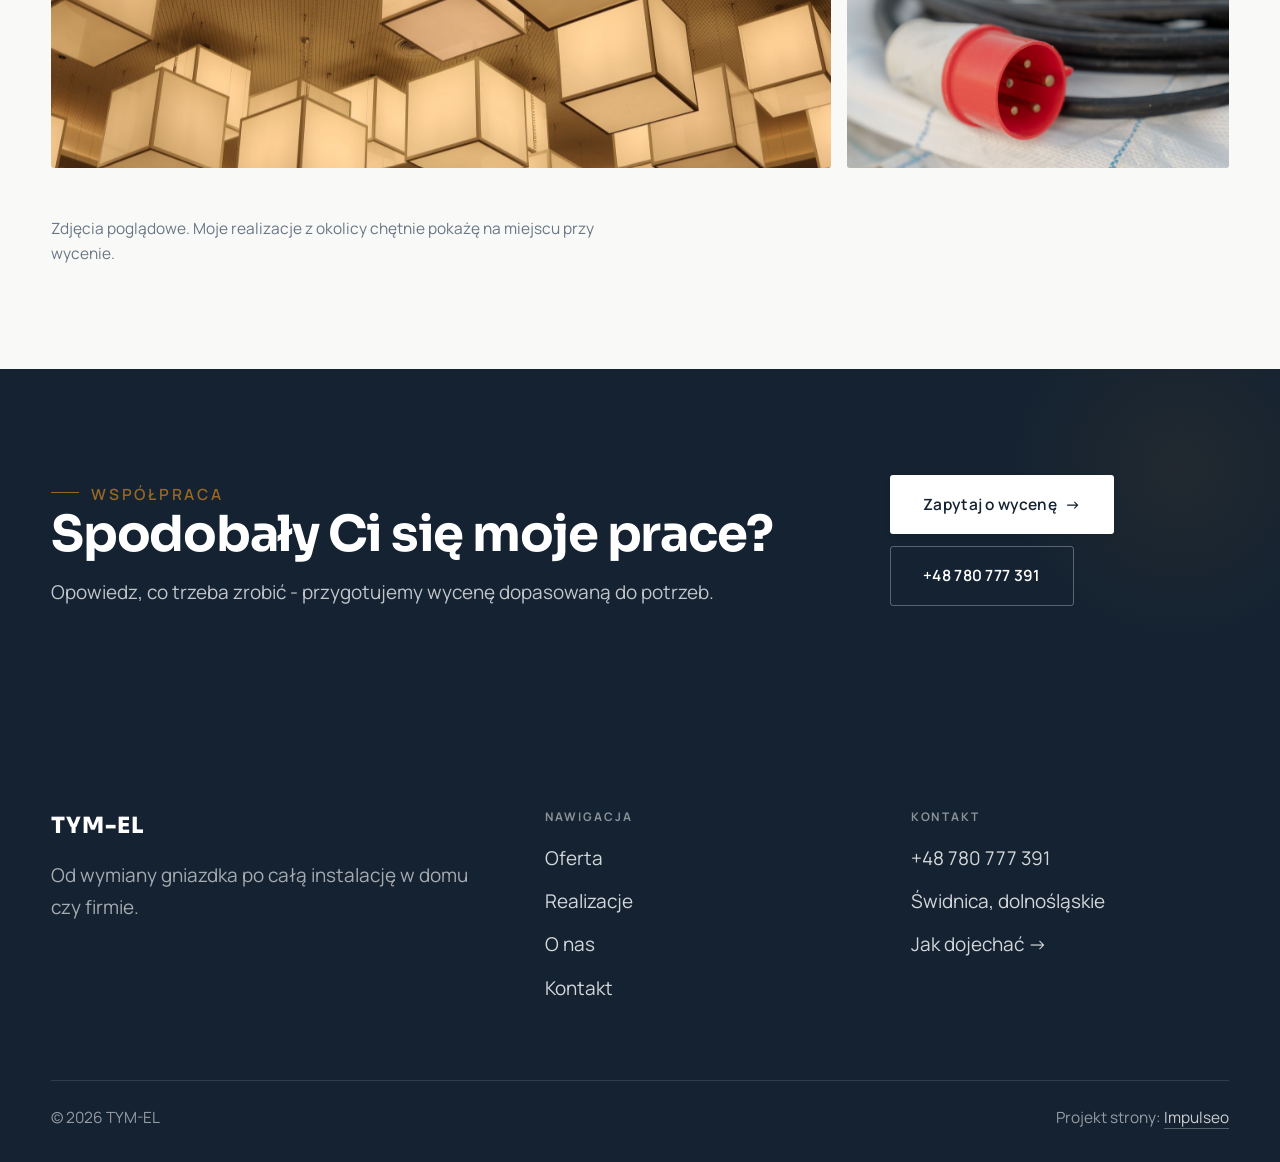
<file: realizacje.html>
<!DOCTYPE html>
<html lang="pl">
<head>
<meta name="robots" content="noindex, nofollow">
<meta charset="UTF-8">
<meta name="viewport" content="width=device-width, initial-scale=1.0">
<title>Realizacje - TYM-EL</title>
<meta name="description" content="Realizacje TYM-EL: Instalacja i podłączenie, Rozdzielnica, Osprzęt i gniazda, Przyłącze i prace zewnętrzne, Zasilanie budynku">
<link rel="preconnect" href="https://fonts.googleapis.com">
<link rel="preconnect" href="https://fonts.gstatic.com" crossorigin>
<link href="https://fonts.googleapis.com/css2?family=Sora:wght@600;700;800&family=Manrope:wght@400;500;600&display=swap" rel="stylesheet">
<link rel="stylesheet" href="assets/styles.css">
</head>
<body>

<header class="nav">
  <div class="wrap nav-inner">
    <a class="brand" href="index.html"><span class="name">TYM-EL</span><span class="sub">Świdnica</span></a>
    <nav class="nav-links">
      <a href="oferta.html">Oferta</a>
      <a href="realizacje.html" class="active">Realizacje</a>
      <a href="o-nas.html">O nas</a>
      <a href="kontakt.html">Kontakt</a>
      <a href="tel:+48780777391" class="btn btn-accent">Zadzwoń +48 780 777 391</a>
    </nav>
    <button class="nav-toggle" aria-label="Menu"><span></span><span></span><span></span></button>
  </div>
</header>

<section class="pagehead">
  <img src="img/g9.jpg" alt="TYM-EL - Moje prace">
  <div class="wrap">
    <span class="eyebrow">Realizacje</span>
    <h1>Moje prace</h1>
    <p>Kawałek tego, co robię na co dzień - od rozdzielnicy i instalacji po gotowy, równo zrobiony punkt.</p>
  </div>
</section>
<section>
  <div class="wrap">
    <div class="gallery">
      <div class="tile t-two3 reveal"><img src="img/g1.jpg" alt="Instalacja i podłączenie" loading="lazy"><div class="cap">Instalacja i podłączenie</div></div>
      <div class="tile t-third reveal"><img src="img/g2.jpg" alt="Rozdzielnica" loading="lazy"><div class="cap">Rozdzielnica</div></div>
      <div class="tile t-third reveal"><img src="img/g3.jpg" alt="Osprzęt i gniazda" loading="lazy"><div class="cap">Osprzęt i gniazda</div></div>
      <div class="tile t-third reveal"><img src="img/g4.jpg" alt="Przyłącze i prace zewnętrzne" loading="lazy"><div class="cap">Przyłącze i prace zewnętrzne</div></div>
      <div class="tile t-third reveal"><img src="img/g5.jpg" alt="Zasilanie budynku" loading="lazy"><div class="cap">Zasilanie budynku</div></div>
      <div class="tile t-third reveal"><img src="img/g6.jpg" alt="Oświetlenie wnętrza" loading="lazy"><div class="cap">Oświetlenie wnętrza</div></div>
      <div class="tile t-two3 reveal"><img src="img/g7.jpg" alt="Skrzynka z narzędziami elektryka" loading="lazy"></div>
      <div class="tile t-third reveal"><img src="img/g8.jpg" alt="Ściąganie izolacji z przewodu elektrycznego" loading="lazy"></div>
      <div class="tile t-third reveal"><img src="img/g10.jpg" alt="Wyprowadzenie przewodu pod lampę w pokoju" loading="lazy"></div>
      <div class="tile t-third reveal"><img src="img/g11.jpg" alt="Podłączanie przewodu podczas montażu instalacji" loading="lazy"></div>
      <div class="tile t-two3 reveal"><img src="img/g12.jpg" alt="Nowoczesne lampy sufitowe po montażu" loading="lazy"></div>
      <div class="tile t-third reveal"><img src="img/g13.jpg" alt="Przewód zasilający z wtyczką siłową" loading="lazy"></div>
    </div>
    <p class="muted reveal" style="margin-top:var(--space-7);font-size:var(--text-sm);max-width:62ch">Zdjęcia poglądowe. Moje realizacje z okolicy chętnie pokażę na miejscu przy wycenie.</p>
  </div>
</section>
<section class="cta">
  <div class="wrap">
    <div class="reveal">
      <span class="eyebrow">Współpraca</span>
      <h2>Spodobały Ci się moje prace?</h2>
      <p>Opowiedz, co trzeba zrobić - przygotujemy wycenę dopasowaną do potrzeb.</p>
    </div>
    <div class="cta-actions reveal">
      <a href="kontakt.html" class="btn btn-light">Zapytaj o wycenę <span class="arr">→</span></a>
      <a href="tel:+48780777391" class="btn btn-ghost" style="color:#fff;border-color:rgba(255,255,255,.3)">+48 780 777 391</a>
    </div>
  </div>
</section>

<footer>
  <div class="wrap">
    <div class="foot-grid">
      <div class="foot-brand">
        <div class="name">TYM-EL</div>
        <p>Od wymiany gniazdka po całą instalację w domu czy firmie.</p>
      </div>
      <div class="foot-col">
        <h4>Nawigacja</h4>
        <a href="oferta.html">Oferta</a>
        <a href="realizacje.html">Realizacje</a>
        <a href="o-nas.html">O nas</a>
        <a href="kontakt.html">Kontakt</a>
      </div>
      <div class="foot-col">
        <h4>Kontakt</h4>
        <a href="tel:+48780777391">+48 780 777 391</a>
        <p>Świdnica, dolnośląskie</p>
        <a href="https://www.google.com/maps?cid=5788418719708476591" target="_blank" rel="noopener">Jak dojechać →</a>
      </div>
    </div>
    <div class="foot-bot">
      <span>© 2026 TYM-EL</span>
      <span>Projekt strony: <a class="foot-credit" href="https://impulseo.pl" target="_blank" rel="noopener">Impulseo</a></span>
    </div>
  </div>
</footer>
<div class="sticky-call"><a class="sc-call" href="tel:+48780777391"><svg class="ico-tel" width="16" height="16" viewBox="0 0 24 24" fill="none" aria-hidden="true"><path d="M6.6 10.8a15.5 15.5 0 0 0 6.6 6.6l2.2-2.2a1 1 0 0 1 1-.24 11.4 11.4 0 0 0 3.6.58 1 1 0 0 1 1 1V20a1 1 0 0 1-1 1A17 17 0 0 1 3 4a1 1 0 0 1 1-1h3.5a1 1 0 0 1 1 1c0 1.25.2 2.46.58 3.6a1 1 0 0 1-.25 1l-2.23 2.2Z" fill="currentColor"/></svg> Zadzwoń</a><a class="sc-quote" href="kontakt.html">Bezpłatna wycena</a></div>

<script src="assets/main.js"></script>
</body>
</html>
</file>
<file: assets/styles.css>
/* ============================================================
   STOLBASZ — premium, architektoniczny B2B fit-out
   Jasna paleta, zero brązu. System wg premium-web-craft.
   Projekt strony: Impulseo (impulseo.pl)
   ============================================================ */

:root{
  /* PALETA — jasna, architektoniczna, chłodna */
  --paper:#f5f7fa;          /* główne tło */
  --paper-2:#e7edf3;        /* sekcje alternatywne (chłodny jasny szary) */
  --paper-3:#e7edf3;        /* delikatne wypełnienia */
  --ink:#142231;            /* tekst główny — chłodny grafit */
  --ink-soft:#2c3e52;       /* nagłówki drugorzędne */
  --muted:#697785;          /* tekst poboczny */
  --line:rgba(20,34,49,.12);/* hairline */
  --accent:#e8a00c;         /* stonowany petrol-slate — jedyny akcent */
  --accent-d:#c47f06;
  --accent-soft:rgba(232,160,12,.10);
  --dark:#142231;           /* sekcje ciemne (stopka/CTA) */

  /* ODSTĘPY — skala 4/8 */
  --space-1:4px; --space-2:8px; --space-3:12px; --space-4:16px; --space-5:24px;
  --space-6:32px; --space-7:48px; --space-8:64px; --space-9:96px; --space-10:128px;

  /* TYPOGRAFIA — fluid clamp() (skala podbita 16.07.2026: większe, czytelniejsze litery — uwaga Adama) */
  --text-sm:clamp(.9rem,.87rem + .12vw,1rem);
  --text-base:clamp(1.08rem,1.04rem + .18vw,1.2rem);
  --text-lg:clamp(1.24rem,1.15rem + .34vw,1.44rem);
  --text-h3:clamp(1.34rem,1.22rem + .55vw,1.66rem);
  --text-h2:clamp(2.1rem,1.66rem + 2.1vw,3.1rem);
  --text-h1:clamp(2.9rem,2.1rem + 4vw,5.1rem);

  /* PROMIENIE — architektoniczne, raczej ostre */
  --r-sm:3px; --r-md:6px; --r-lg:10px;

  /* RUCH */
  --ease:cubic-bezier(.25,.46,.45,.94); --dur:.24s;

  /* CIENIE — miękkie, warstwowe */
  --sh-sm:0 1px 2px rgba(16,24,32,.04), 0 2px 8px rgba(16,24,32,.05);
  --sh-md:0 2px 6px rgba(16,24,32,.05), 0 12px 28px -8px rgba(16,24,32,.12);
  --sh-lg:0 6px 14px rgba(16,24,32,.07), 0 26px 56px -18px rgba(16,24,32,.22);

  --hairline:1px solid var(--line);

  --font-display:'Sora','Manrope',sans-serif;
  --font-body:'Manrope',sans-serif;
}

*{box-sizing:border-box;margin:0;padding:0}
html{scroll-behavior:smooth}
body{
  font-family:var(--font-body);
  font-size:var(--text-base);
  line-height:1.65;
  color:var(--ink);
  background:var(--paper);
  -webkit-font-smoothing:antialiased;
  text-rendering:optimizeLegibility;
}
img{max-width:100%;display:block}
a{color:inherit;text-decoration:none}

.wrap{width:min(92%,1180px);margin-inline:auto}
section{padding-block:clamp(52px,6.5vw,96px)}

h1,h2,h3{font-family:var(--font-display);font-weight:700;line-height:1.08;letter-spacing:-.02em;color:var(--ink)}
h1{font-size:var(--text-h1);letter-spacing:-.035em}
h2{font-size:var(--text-h2);letter-spacing:-.025em}
h3{font-size:var(--text-h3)}
p{max-width:65ch}

.eyebrow{
  font-family:var(--font-body);
  font-size:var(--text-sm);
  font-weight:600;
  letter-spacing:.18em;
  text-transform:uppercase;
  color:var(--accent);
  display:inline-flex;align-items:center;gap:var(--space-3);
}
/* flex:none + margin-top = kreska trzyma się PIERWSZEJ linii. Wcześniej align-items:center
   centrowało ją względem całego bloku i przy zawinięciu (długi kicker typu
   „…WNĘTRZ · LESZNO · OD 2019") druga linia lądowała z brzydkim wcięciem. */
.eyebrow{align-items:flex-start}
.eyebrow>*,.eyebrow{text-wrap:balance}   /* dlugi kicker lamal sie na sierote typu samo „2019" w drugiej linii */
.eyebrow::before{content:"";width:28px;height:1px;background:var(--accent);display:inline-block;flex:none;margin-top:.62em}

.muted{color:var(--muted)}
.lead{font-size:var(--text-lg);line-height:1.55;color:var(--ink-soft);max-width:50ch}

/* ---------- BUTTONS ---------- */
.btn{
  display:inline-flex;align-items:center;gap:var(--space-2);
  font-weight:600;font-size:var(--text-sm);letter-spacing:.02em;
  padding:var(--space-4) var(--space-6);
  border-radius:var(--r-sm);
  transition:transform var(--dur) var(--ease),box-shadow var(--dur) var(--ease),background var(--dur) var(--ease);
  cursor:pointer;border:1px solid transparent;
}
.btn-accent{background:var(--accent);color:#fff;box-shadow:var(--sh-sm)}
.btn-accent:hover{background:var(--accent-d);transform:translateY(-2px);box-shadow:var(--sh-md)}
.btn-accent:active{transform:translateY(0);box-shadow:var(--sh-sm)}
.btn-ghost{background:transparent;color:var(--ink);border-color:var(--line)}
.btn-ghost:hover{border-color:var(--accent);color:var(--accent);transform:translateY(-2px)}
.btn-light{background:#fff;color:var(--ink);box-shadow:var(--sh-sm)}
.btn-light:hover{transform:translateY(-2px);box-shadow:var(--sh-md)}
.btn .arr{transition:transform var(--dur) var(--ease)}
.btn:hover .arr{transform:translateX(4px)}

/* ---------- NAV ---------- */
.nav{
  position:sticky;top:0;z-index:50;
  background:color-mix(in srgb,var(--paper) 88%,transparent);
  backdrop-filter:saturate(140%) blur(10px);
  border-bottom:var(--hairline);
}
.nav-inner{display:flex;align-items:center;justify-content:space-between;height:72px}
.brand{display:flex;flex-direction:column;line-height:1}
.brand .name{font-family:var(--font-display);font-weight:800;font-size:1.35rem;letter-spacing:.04em}
.brand .sub{font-size:.62rem;letter-spacing:.34em;text-transform:uppercase;color:var(--muted);margin-top:5px}
.nav-links{display:flex;align-items:center;gap:var(--space-6)}
.nav-links a{font-size:var(--text-sm);font-weight:500;color:var(--ink-soft);position:relative;padding-block:4px;transition:color var(--dur) var(--ease)}
.nav-links a::after{content:"";position:absolute;left:0;bottom:0;width:0;height:1.5px;background:var(--accent);transition:width var(--dur) var(--ease)}
.nav-links a:hover,.nav-links a.active{color:var(--ink)}
.nav-links a:hover::after,.nav-links a.active::after{width:100%}
.nav-links .btn{padding:var(--space-2) var(--space-5)}
/* przyciski w nav: właściwy kolor (przebij .nav-links a) + bez podkreślenia */
.nav-links a.btn-accent{color:#fff}
.nav-links a.btn-ghost,.nav-links a.btn-light{color:var(--ink)}
.nav-links a.btn::after{display:none}
.nav-toggle{display:none;background:none;border:none;cursor:pointer;flex-direction:column;gap:5px;padding:8px}
.nav-toggle span{width:24px;height:2px;background:var(--ink);transition:var(--dur)}

/* ---------- HERO (split) ---------- */
.hero{position:relative;overflow:hidden;border-bottom:var(--hairline)}
.hero-grid{display:grid;grid-template-columns:1.05fr .95fr;gap:clamp(24px,4vw,60px);align-items:center;
  padding-block:clamp(36px,4.5vw,64px)}
.hero-copy .eyebrow{margin-bottom:var(--space-5)}
.hero-copy h1{margin-bottom:var(--space-5)}
.hero-copy .lead{margin-bottom:var(--space-7)}
.hero-actions{display:flex;flex-wrap:wrap;gap:var(--space-4)}
.hero-art{position:relative;aspect-ratio:4/3;border-radius:var(--r-lg);overflow:hidden;box-shadow:var(--sh-lg)}
.hero-art img{width:100%;height:100%;object-fit:cover}
.hero-art::after{content:"";position:absolute;inset:0;background:linear-gradient(180deg,transparent 55%,rgba(18,24,28,.28))}
.hero-badge{position:absolute;left:var(--space-5);bottom:var(--space-5);z-index:2;
  background:rgba(252,252,251,.94);backdrop-filter:blur(4px);
  border-radius:var(--r-md);padding:var(--space-4) var(--space-5);box-shadow:var(--sh-md);max-width:78%}
.hero-badge strong{display:block;font-family:var(--font-display);font-size:1rem;letter-spacing:-.01em}
.hero-badge span{font-size:var(--text-sm);color:var(--muted)}

/* ---------- HERO duży / kinowy (strona główna) ---------- */
.hero-cine{position:relative;min-height:clamp(560px,82vh,840px);min-height:clamp(560px,82svh,840px);display:flex;align-items:center;overflow:hidden;border-bottom:var(--hairline)}
.hero-cine>img{position:absolute;inset:0;width:100%;height:100%;object-fit:cover;z-index:0}
.hero-cine::after{content:"";position:absolute;inset:0;z-index:1;
  background:linear-gradient(95deg,rgba(13,18,23,.86) 0%,rgba(13,18,23,.64) 32%,rgba(13,18,23,.24) 62%,rgba(13,18,23,.04) 100%)}
.hero-cine .wrap{position:relative;z-index:2;padding-block:var(--space-8)}
.hero-cine .hero-copy{max-width:660px}
.hero-cine .eyebrow{color:#fff;margin-bottom:var(--space-5)}
.hero-cine .eyebrow::before{background:#fff}
.hero-cine h1{color:#fff;margin-bottom:var(--space-5);font-size:clamp(2.9rem,2rem + 4.4vw,5.2rem);text-wrap:balance}
.hero-cine .lead{color:rgba(255,255,255,.92);max-width:48ch;margin-bottom:var(--space-7)}
.hero-cine .hero-actions{display:flex;flex-wrap:wrap;gap:var(--space-4)}
/* NISKIE OKNO (laptop z dokiem i paskami przeglądarki ma ~700-780 px wysokości widoku):
   H1 do 5.2rem + długi lead nie mieściły się i przyciski wypadały POD krawędź ekranu -
   klient widział stronę bez ani jednego CTA. Skalujemy w dół, zamiast przycinać treść. */
@media(min-width:821px) and (max-height:820px){
  .hero-cine{min-height:clamp(520px,94svh,780px)}
  .hero-cine .wrap{padding-block:var(--space-6)}
  .hero-cine h1{font-size:clamp(2.2rem,1.5rem + 2.6vw,3.6rem);margin-bottom:var(--space-4)}
  .hero-cine .eyebrow{margin-bottom:var(--space-4)}
  .hero-cine .lead{margin-bottom:var(--space-5);max-width:44ch}
}
@media(max-width:680px){
  .hero-cine{min-height:clamp(520px,76vh,640px);min-height:clamp(520px,76svh,640px);align-items:flex-end}
  .hero-cine::after{background:linear-gradient(0deg,rgba(13,18,23,.9) 6%,rgba(13,18,23,.45) 55%,rgba(13,18,23,.25) 100%)}
  .hero-cine .wrap{padding-bottom:var(--space-9)}
  /* TELEFON (~90% oglądających): lead potrafił zająć 8 linii i zepchnąć CTA poza pierwszy ekran.
     Zwężamy interlinię i skalę - treści nie ucinamy, bo to ona sprzedaje. */
  .hero-cine .lead{font-size:.98rem;line-height:1.5;margin-bottom:var(--space-5)}
  .hero-cine .eyebrow{font-size:.72rem;letter-spacing:.13em;margin-bottom:var(--space-4)}
  .hero-cine .eyebrow::before{width:20px}
  .hero-cine h1{margin-bottom:var(--space-4)}
}

/* full-bleed hero variant (podstrony) */
.pagehead{position:relative;min-height:46vh;min-height:46svh;display:flex;align-items:flex-end;overflow:hidden;border-bottom:var(--hairline)}
.pagehead img{position:absolute;inset:0;width:100%;height:100%;object-fit:cover}
.pagehead::after{content:"";position:absolute;inset:0;background:linear-gradient(180deg,rgba(18,24,28,.25),rgba(18,24,28,.62))}
.pagehead .wrap{position:relative;z-index:2;padding-block:var(--space-9);color:#fff}
.pagehead h1{color:#fff;max-width:18ch}
.pagehead .eyebrow{color:#fff}
.pagehead .eyebrow::before{background:#fff}
.pagehead p{color:rgba(255,255,255,.86);margin-top:var(--space-4);max-width:54ch}

/* ---------- STRIP (pasek skrótów / liczby) ---------- */
.strip{background:var(--dark);color:#fff}
.strip .wrap{display:grid;grid-template-columns:repeat(4,1fr);gap:var(--space-6);padding-block:var(--space-8)}
.strip .item .k{font-family:var(--font-display);font-size:clamp(1.6rem,1.2rem + 1.4vw,2.4rem);font-weight:800;letter-spacing:-.02em;color:#fff}
.strip .item .v{font-size:var(--text-sm);color:rgba(255,255,255,.66);margin-top:var(--space-2);line-height:1.45}
.strip .item{border-left:2px solid var(--accent);padding-left:var(--space-5)}

/* ---------- SECTION HEAD ---------- */
.head{max-width:48rem;margin-bottom:var(--space-8)}
.head.center{margin-inline:auto;text-align:center}
.head .eyebrow{margin-bottom:var(--space-4)}
.head h2{margin-bottom:var(--space-4)}
.head p{color:var(--muted);font-size:var(--text-lg);line-height:1.55}
.head.center p{margin-inline:auto}

/* ---------- INTRO SPLIT ---------- */
.split{display:grid;grid-template-columns:.92fr 1.08fr;gap:clamp(28px,5vw,80px);align-items:center}
.split.rev{grid-template-columns:1.08fr .92fr}
.split.rev .split-art{order:-1}
.split-art{position:relative;aspect-ratio:5/4;border-radius:var(--r-lg);overflow:hidden;box-shadow:var(--sh-lg)}
.split-art img{width:100%;height:100%;object-fit:cover}
.split-copy h2{margin-bottom:var(--space-5)}
.split-copy p+p{margin-top:var(--space-4)}
.split-copy .btn{margin-top:var(--space-6)}

/* ---------- SERVICES (zakres) ---------- */
.svc-grid{display:grid;grid-template-columns:repeat(auto-fit,minmax(280px,1fr));gap:var(--space-5)}
.svc{background:#fff;border:var(--hairline);border-radius:var(--r-md);padding:var(--space-7) var(--space-6);
  transition:transform var(--dur) var(--ease),box-shadow var(--dur) var(--ease),border-color var(--dur) var(--ease);
  position:relative;overflow:hidden}
.svc::before{content:"";position:absolute;left:0;top:0;width:3px;height:0;background:var(--accent);transition:height var(--dur) var(--ease)}
.svc:hover{transform:translateY(-4px);box-shadow:var(--sh-md);border-color:transparent}
.svc:hover::before{height:100%}
.svc .ic{font-family:var(--font-display);font-size:.8rem;font-weight:700;letter-spacing:.12em;color:var(--accent);margin-bottom:var(--space-4)}
.svc h3{margin-bottom:var(--space-3);font-size:1.22rem}
.svc p{color:var(--muted);font-size:var(--text-base);line-height:1.6}

/* big detailed service rows */
.svc-row{display:grid;grid-template-columns:.8fr 1.2fr;gap:clamp(20px,4vw,60px);align-items:center;padding-block:var(--space-8)}
.svc-row+.svc-row{border-top:var(--hairline)}
.svc-row.rev{grid-template-columns:1.2fr .8fr}
/* Naprzemienny układ wierszy oferty: co drugi wiersz ma zdjęcie po PRAWEJ.
   Było `order:-1` — martwy kod, bo zdjęcie i tak jest pierwszym dzieckiem w HTML,
   więc wszystkie wiersze wyglądały identycznie (zdjęcie zawsze z lewej), a `rev`
   zmieniało tylko szerokość kolumn. Znalezione 29.07.2026 przy różnicowaniu kierunków
   animacji (pomiar pozycji: art.mid 390/502 przy row.mid 756 — zawsze lewa strona). */
.svc-row.rev .svc-row-art{order:2}
.svc-row-art{aspect-ratio:4/3;border-radius:var(--r-md);overflow:hidden;box-shadow:var(--sh-md)}
.svc-row-art img{width:100%;height:100%;object-fit:cover}
.svc-row h3{font-size:1.5rem;margin-bottom:var(--space-4)}
.svc-row .num{font-family:var(--font-display);font-size:.85rem;font-weight:700;letter-spacing:.14em;color:var(--accent);display:block;margin-bottom:var(--space-3)}
.svc-row ul{list-style:none;margin-top:var(--space-4);display:flex;flex-direction:column;gap:var(--space-2)}
.svc-row li{position:relative;padding-left:var(--space-5);color:var(--muted);font-size:var(--text-base)}
.svc-row li::before{content:"";position:absolute;left:0;top:.62em;width:8px;height:1px;background:var(--accent)}

/* ---------- GALLERY (realizacje) ---------- */
.gallery{display:grid;grid-template-columns:repeat(12,1fr);gap:var(--space-4);grid-auto-rows:200px}
/* GALERIA MASONRY — pionowe zdjęcia (portrety beauty/wellness) bez przycinania: kolumny, height auto */
.gallery-masonry{column-count:3;column-gap:var(--space-4)}
@media(max-width:900px){.gallery-masonry{column-count:2}}
@media(max-width:560px){.gallery-masonry{column-count:1}}
.gallery-masonry .m-tile{break-inside:avoid;margin:0 0 var(--space-4);padding:0;position:relative;overflow:hidden;border-radius:var(--r-md);border:1px solid var(--line)}
.gallery-masonry .m-tile img{width:100%;height:auto;display:block}
.gallery-masonry .m-tile .cap{position:absolute;left:0;right:0;bottom:0;padding:var(--space-4);color:#fff;background:linear-gradient(0deg,rgba(0,0,0,.55),transparent);font-size:var(--text-sm)}
.gallery-masonry .m-tile .cap small{display:block;font-weight:400;opacity:.78;letter-spacing:.04em;text-transform:uppercase;font-size:.66rem;margin-top:3px}
.tile{position:relative;overflow:hidden;border-radius:var(--r-md);box-shadow:var(--sh-sm);
  transition:transform var(--dur) var(--ease),box-shadow var(--dur) var(--ease)}
.tile img{width:100%;height:100%;object-fit:cover;transition:transform .6s var(--ease)}
.tile:hover{box-shadow:var(--sh-md)}
.tile:hover img{transform:scale(1.05)}
.tile .cap{position:absolute;left:0;right:0;bottom:0;padding:var(--space-5) var(--space-4) var(--space-4);
  background:linear-gradient(transparent,rgba(18,24,28,.78));color:#fff;
  font-size:var(--text-sm);font-weight:600;letter-spacing:.01em;
  opacity:0;transform:translateY(8px);transition:var(--dur) var(--ease)}
.tile:hover .cap{opacity:1;transform:translateY(0)}
.tile .cap small{display:block;font-weight:400;opacity:.78;letter-spacing:.04em;text-transform:uppercase;font-size:.66rem;margin-top:3px}
/* bento spans */
.t-wide{grid-column:span 6}
.t-tall{grid-column:span 6;grid-row:span 2}
.t-std{grid-column:span 6}
.t-third{grid-column:span 4}
.t-two3{grid-column:span 8}

/* ---------- TRUST / WIARYGODNOŚĆ ---------- */
.trust{background:var(--paper-2)}
.trust-grid{display:grid;grid-template-columns:repeat(auto-fit,minmax(240px,1fr));gap:var(--space-5);margin-top:var(--space-7)}
.trust-card{background:#fff;border-radius:var(--r-md);padding:var(--space-7) var(--space-6);box-shadow:var(--sh-sm);border-top:3px solid var(--accent)}
.trust-card .big{font-family:var(--font-display);font-size:clamp(1.8rem,1.3rem + 1.6vw,2.6rem);font-weight:800;letter-spacing:-.02em;color:var(--ink);line-height:1}
.trust-card h3{font-size:1.12rem;margin:var(--space-3) 0 var(--space-2)}
.trust-card p{color:var(--muted);font-size:var(--text-base);line-height:1.55}

/* ---------- CTA band ---------- */
.cta{background:var(--dark);color:#fff;position:relative;overflow:hidden}
.cta .wrap{display:grid;grid-template-columns:1.4fr .6fr;gap:var(--space-7);align-items:center;position:relative;z-index:2}
.cta h2{color:#fff;max-width:20ch}
.cta p{color:rgba(255,255,255,.74);margin-top:var(--space-4)}
.cta-actions{display:flex;flex-direction:column;gap:var(--space-3);align-items:flex-start}
.cta::before{content:"";position:absolute;right:-80px;top:-80px;width:360px;height:360px;border-radius:50%;
  background:radial-gradient(circle,var(--accent-soft),transparent 70%)}

/* ---------- CONTACT ---------- */
.contact-grid{display:grid;grid-template-columns:.85fr 1.15fr;gap:clamp(28px,4vw,56px);align-items:start}
.info-list{display:flex;flex-direction:column;gap:var(--space-2)}
.info-row{display:flex;gap:var(--space-4);align-items:flex-start;padding-block:var(--space-4);border-bottom:var(--hairline)}
.info-row .ic{flex:none;width:42px;height:42px;display:grid;place-items:center;border-radius:50%;
  background:var(--accent-soft);color:var(--accent);font-size:1.05rem}
.info-row .lbl{font-size:.72rem;letter-spacing:.14em;text-transform:uppercase;color:var(--muted)}
.info-row .val{font-weight:600;font-size:var(--text-base);margin-top:2px}
.info-row a.val:hover{color:var(--accent)}
.map{border:none;border-radius:var(--r-lg);box-shadow:var(--sh-md);width:100%;height:100%;min-height:380px;filter:grayscale(.2) contrast(1.02)}
.form{background:#fff;border:var(--hairline);border-radius:var(--r-lg);padding:clamp(24px,3vw,40px);box-shadow:var(--sh-sm)}
.form .fld{margin-bottom:var(--space-5)}
.form label{display:block;font-size:var(--text-sm);font-weight:600;margin-bottom:var(--space-2)}
.form input,.form textarea{width:100%;font-family:inherit;font-size:var(--text-base);color:var(--ink);
  padding:var(--space-4);border:var(--hairline);border-radius:var(--r-sm);background:var(--paper);transition:border-color var(--dur)}
.form input:focus,.form textarea:focus{outline:none;border-color:var(--accent);background:#fff}
.form textarea{resize:vertical;min-height:120px}
.form .note{font-size:var(--text-sm);color:var(--muted);margin-top:var(--space-3)}

/* ---------- FOOTER ---------- */
footer{background:var(--dark);color:#fff;padding-block:var(--space-9) var(--space-6)}
.foot-grid{display:grid;grid-template-columns:1.4fr 1fr 1fr;gap:var(--space-7);margin-bottom:var(--space-8)}
.foot-brand .name{font-family:var(--font-display);font-weight:800;font-size:1.4rem;letter-spacing:.04em}
.foot-brand p{color:rgba(255,255,255,.62);margin-top:var(--space-4);font-size:var(--text-base);max-width:38ch}
.foot-col h4{font-size:.74rem;letter-spacing:.16em;text-transform:uppercase;color:rgba(255,255,255,.5);margin-bottom:var(--space-4)}
.foot-col a,.foot-col p{display:block;color:rgba(255,255,255,.82);font-size:var(--text-base);margin-bottom:var(--space-3)}
.foot-col a:hover{color:#fff}
.foot-bot{border-top:1px solid rgba(255,255,255,.12);padding-top:var(--space-5);display:flex;justify-content:space-between;flex-wrap:wrap;gap:var(--space-3);
  font-size:var(--text-sm);color:rgba(255,255,255,.55)}
.foot-bot a:hover{color:#fff}

/* ---------- REVEAL ---------- */
.reveal{opacity:0;transform:translateY(22px);transition:opacity .6s var(--ease),transform .6s var(--ease)}
.reveal.in{opacity:1;transform:none}

/* ---------- RESPONSIVE ---------- */
@media(max-width:920px){
  .hero-grid,.split,.split.rev,.svc-row,.svc-row.rev,.cta .wrap,.contact-grid,.foot-grid{grid-template-columns:1fr}
  .split.rev .split-art,.svc-row.rev .svc-row-art{order:0}
  .hero-art{aspect-ratio:16/10;max-height:420px}
  .strip .wrap{grid-template-columns:repeat(2,1fr);gap:var(--space-7)}
  .gallery{grid-auto-rows:180px}
  .t-wide,.t-tall,.t-std,.t-third,.t-two3{grid-column:span 6}
  .t-tall{grid-row:span 1}
  .cta-actions{flex-direction:row;flex-wrap:wrap}
  .foot-grid{gap:var(--space-6)}
}
@media(max-width:680px){
  .nav-links{position:fixed;inset:72px 0 auto 0;background:var(--paper);flex-direction:column;align-items:stretch;
    gap:0;padding:var(--space-4) 6%;border-bottom:var(--hairline);box-shadow:var(--sh-md);
    transform:translateY(-120%);transition:transform var(--dur) var(--ease)}
  .nav-links.open{transform:translateY(0)}
  .nav-links a{padding-block:var(--space-4);border-bottom:var(--hairline)}
  .nav-links .btn{margin-top:var(--space-3);justify-content:center}
  .nav-toggle{display:flex}
  .strip .wrap{grid-template-columns:1fr}
  .gallery{grid-template-columns:repeat(6,1fr)}
  .foot-grid{grid-template-columns:1fr}
}
@media(prefers-reduced-motion:reduce){
  *{animation-duration:.01ms!important;transition:none!important}
  .reveal{opacity:1!important;transform:none!important}
  html{scroll-behavior:auto}
}

/* ============================================================
   PREMIUM LAYER — destylat deep-researchu branż (anty-AI, spokój).
   Zmienne STOLBASZ (--accent/--ink/--paper/--line/--dark). Ruch ledwo
   zauważalny, krzywa cubic-bezier(.16,.84,.44,1); prefers-reduced-motion
   pokryte blanketem wyżej. Karty hairline zamiast cieni = #1 sygnał „nie-AI".
   ============================================================ */

/* więcej oddechu między sekcjami (liderzy: 110-130px) */
section{padding-block:clamp(64px,8vw,128px)}

/* 1) Aksamitny reveal — dłuższa, miękka krzywa zamiast „skoku" */
.reveal{transition:opacity .9s cubic-bezier(.16,.84,.44,1),transform .9s cubic-bezier(.16,.84,.44,1);will-change:opacity,transform}
/* stagger TYLKO w galerii (tam pozycja = porządek dzieci) */
.gallery .reveal:nth-child(2){transition-delay:.07s}
.gallery .reveal:nth-child(3){transition-delay:.14s}
.gallery .reveal:nth-child(4){transition-delay:.21s}
.gallery .reveal:nth-child(5){transition-delay:.28s}
.gallery .reveal:nth-child(6){transition-delay:.35s}

/* 2) Hero STATYCZNY na .hero-cine — Ken Burns CAŁKIEM WYŁĄCZONY 26.06 (3. zgłoszenie Szymona).
   GENEZA: animowanie scale na <img> hero z teksturami (cegły/framugi) re-samplinguje obraz
   klatka po klatce → na części ekranów drobne drganie/shimmer = „heroshot się trzęsie".
   translateY usunięto wcześniej, scale-only + will-change/GPU NIE wystarczyły do GWARANCJI gładkości.
   Krzysztof zażądał pewności („make sure, że błąd się nie pojawi") > efekt. Zero animacji = 0% drgania.
   Delikatny zoom zostaje TYLKO w pełnoekranowych hero gastro/studio (hg-bg/hs-bg — tło, inny
   mechanizm, chwalone, nigdy nie zgłaszane). NIE wracać do KB na .hero-cine bez realnego testu
   na sprzęcie klienta — to ryzyko regresji „trzęsienia”. */
/* BEZPIECZNY "wow" na hero = jednorazowy FADE-IN (opacity), nie zoom.
   opacity nie dotyka bitmapy → gładkie na KAŻDYM zdjęciu/ekranie/GPU, zero ryzyka migotania.
   Geometryczny ruch (scale/translate) na .hero-cine jest ZAKAZANY (bramka pilnuje). */
@keyframes heroFade{from{opacity:0}to{opacity:1}}
.hero-cine>img{transform:none;animation:heroFade 1.1s ease-out both}

/* 3) Akcentowy hairline pod nagłówkiem sekcji, który „rysuje się" przy wejściu */
.head h2{position:relative;padding-bottom:18px}
.head h2::after{content:"";position:absolute;left:0;bottom:0;height:1px;width:0;background:var(--accent);transition:width 1s cubic-bezier(.16,.84,.44,1) .15s}
.head.center h2::after{left:50%;transform:translateX(-50%)}
.head.reveal.in h2::after,.head.center.reveal.in h2::after{width:54px}

/* 4) Karty HAIRLINE zamiast cieni/zaokrągleń (najmocniejszy anty-AI detal) */
.svc{background:transparent;border:1px solid var(--line);border-radius:var(--r-sm);box-shadow:none}
.svc:hover{box-shadow:none;border-color:var(--accent);transform:translateY(-3px)}
.trust-card{background:transparent;box-shadow:none;border:1px solid var(--line);border-top:2px solid var(--accent);border-radius:var(--r-sm)}
.tile{box-shadow:none;border-radius:var(--r-sm)}
.tile:hover{box-shadow:none}

/* 5) Sticky-nav kondensuje się po przewinięciu (sygnał dopracowania) */
.nav{transition:box-shadow .4s ease,background .4s ease}
.nav.is-stuck{box-shadow:0 1px 0 var(--line),0 14px 30px -24px rgba(0,0,0,.45)}
.nav-inner{transition:height .35s var(--ease)}
.nav.is-stuck .nav-inner{height:60px}

/* 6) MANIFESTO — pełnoekranowy cytat-bohater (zastępuje generyczne „Dlaczego my") */
.manifesto{background:var(--paper-2);text-align:center}
.manifesto .wrap{max-width:60rem}
.manifesto p{font-family:var(--font-display);font-style:italic;font-size:clamp(1.6rem,1rem + 2.4vw,2.8rem);line-height:1.32;color:var(--ink-soft);margin-inline:auto;max-width:26ch;position:relative;padding-top:var(--space-8)}
.manifesto p::before{content:"";position:absolute;top:0;left:50%;transform:translateX(-50%);width:54px;height:1px;background:var(--accent)}
.manifesto p span{color:var(--accent);font-style:italic}

/* 7) GATEWAYS — 3 duże bramy-zdjęcia (zamiast paska menu usług) */
.gateways{display:grid;grid-template-columns:repeat(3,1fr);gap:var(--space-4)}
.gateway{position:relative;aspect-ratio:3/4;overflow:hidden;border-radius:var(--r-sm);display:block}
.gateway img{width:100%;height:100%;object-fit:cover;transition:transform .8s var(--ease),filter .5s var(--ease)}
.gateway::after{content:"";position:absolute;inset:0;background:linear-gradient(180deg,transparent 38%,rgba(18,24,28,.74))}
.gateway:hover img{transform:scale(1.05);filter:brightness(1.05)}
.gateway .g-ttl{position:absolute;left:0;right:0;bottom:0;z-index:2;padding:var(--space-6) var(--space-5);color:#fff;font-family:var(--font-display);font-size:1.45rem;letter-spacing:-.01em;line-height:1.15}
.gateway .g-ttl small{display:block;font-family:var(--font-body);font-size:var(--text-sm);font-weight:400;opacity:.82;letter-spacing:.03em;margin-top:5px}
@media(max-width:760px){.gateways{grid-template-columns:1fr}.gateway{aspect-ratio:16/10}}

/* 8) LOGO klienta w nagłówku (gdy podane --logo) */
/* 52px domyślnie (feedback Bartka 06.07.2026: 40px ginęło, uwaga padła 3x; ~56px sprawdzone na żywym demie anna-borowiec-makeup) */
.brand-logo{height:64px;width:auto;max-width:300px;object-fit:contain;display:block}
.nav.is-stuck .brand-logo{height:52px}
@media(max-width:680px){.brand-logo{height:46px;max-width:210px}}


/* === RWD: nagłówki na wąskich ekranach (dodane 17.07.2026 razem z fixem clamp) ===
   Po przywróceniu działania clamp() dolna granica --text-h1 (2.9rem) rozpychała
   dokument przy długich polskich słowach na telefonach. Tu ją zjeżdżamy. */
@media (max-width:560px){
  :root{
    --text-h1:clamp(1.9rem, 1.15rem + 4.4vw, 2.7rem);
    --text-h2:clamp(1.5rem, 1rem + 3vw, 2.1rem);
  }
  .hero-cine h1{font-size:clamp(1.9rem, 1.15rem + 4.4vw, 2.7rem)}
  h1,h2{overflow-wrap:break-word}
}

/* GODZINY (godziny_grid z briefu) — dzień po lewej, godziny po prawej. Wcześniej BRAK stylu
   powodował sklejenie "Poniedziałek-Piątek8:00-20:00" (dodane 2026-07-21). Neutralne dla dem bez grafiku. */
.godz{display:flex;flex-direction:column;gap:2px;max-width:440px;margin-top:8px}
.godz-row{display:flex;justify-content:space-between;align-items:baseline;gap:24px;padding:10px 0;border-bottom:1px solid var(--line)}
.godz-row:last-child{border-bottom:0}
.godz-row b{font-weight:600;color:var(--ink)}
.godz-row span{color:var(--muted);white-space:nowrap}

/* === rodzina: fachowcy === */
/* ============================================================
   RODZINA: FACHOWCY (hydraulik/elektryk/remont/brukarstwo/ogrodzenia)
   Doklejane NA WIERZCH base.css. Dziedziczy paletę/fonty skórki (trade/elektryk).
   Filozofia: telefon-bohater + zaufanie + „bezpłatna wycena". Spokój, nie krzyk.
   (count-up i podwójny iframe mapy świadomie pominięte - krytyka blueprintu.)
   ============================================================ */

/* --- PROCES - oś „jak pracujemy" (podpis rodziny, czego nie ma w meblach) --- */
.proces{background:var(--paper-2)}
.proces-line{list-style:none;display:grid;grid-template-columns:repeat(4,1fr);gap:var(--space-5);position:relative;margin:0;padding:0}
.proces-line li{position:relative;padding-top:var(--space-7)}
.proces-line li::before{content:"";position:absolute;top:14px;left:0;right:0;height:1px;background:var(--line)}
.proces-line li:last-child::before{right:50%}
.proces-line li:first-child::before{left:50%}
.proces-line li::after{content:"";position:absolute;top:9px;left:calc(50% - 6px);width:11px;height:11px;border-radius:50%;background:var(--accent);box-shadow:0 0 0 4px var(--paper-2)}
.proces-line .pno{font-family:var(--font-display);font-weight:800;font-size:1.5rem;color:var(--accent);letter-spacing:-.02em;display:block;margin-bottom:var(--space-3);text-align:center}
.proces-line h3{font-size:1.1rem;margin-bottom:var(--space-2);text-align:center}
.proces-line p{color:var(--muted);font-size:var(--text-sm);line-height:1.5;text-align:center;max-width:26ch;margin-inline:auto}
@media(max-width:820px){
  .proces-line{grid-template-columns:1fr;gap:0}
  .proces-line li{padding:var(--space-5) 0 var(--space-5) var(--space-7)}
  .proces-line li::before{left:5px;right:auto;top:0;bottom:0;width:1px;height:auto}
  .proces-line li:first-child::before,.proces-line li:last-child::before{left:5px;right:auto}
  .proces-line li::after{top:var(--space-6);left:0}
  .proces-line .pno,.proces-line h3,.proces-line p{text-align:left;margin-inline:0}
}

/* --- OBSZAR DZIAŁANIA - lokalność (chipy z REALNEGO miasta, bez drugiego iframe) --- */
.obszar .head{text-align:center;margin-inline:auto}
.obszar .head .eyebrow{justify-content:center}
.obszar-list{list-style:none;display:flex;flex-wrap:wrap;justify-content:center;gap:var(--space-3);margin:0;padding:0;max-width:60rem;margin-inline:auto}
.obszar-list li{border:1px solid var(--line);border-radius:999px;padding:var(--space-2) var(--space-5);
  font-size:var(--text-sm);font-weight:600;color:var(--ink-soft);transition:border-color .24s var(--ease),color .24s var(--ease)}
.obszar-list li:hover{border-color:var(--accent);color:var(--accent)}
.obszar-list li.is-home{background:var(--accent);border-color:var(--accent);color:#fff}

/* --- STICKY-CALL - dolny pasek mobile (najważniejszy konwerter tej rodziny) --- */
.sticky-call{display:none}
@media(max-width:820px){
  .sticky-call{display:grid;grid-template-columns:1fr 1fr;gap:1px;position:fixed;left:0;right:0;bottom:0;z-index:90;
    background:var(--line);box-shadow:0 -6px 20px -10px rgba(0,0,0,.4)}
  .sticky-call a{padding:15px 8px;text-align:center;font-weight:700;font-size:.95rem;letter-spacing:.01em}
  .sc-call{background:var(--accent);color:#fff}
  .sc-quote{background:var(--paper);color:var(--ink)}
  body{padding-bottom:56px}
}

/* --- Blok „Awaria? Dzwoń” (opcjonalny, hydraulik/elektryk) --- */
.awaria{background:var(--dark);color:#fff}
.awaria .wrap{display:flex;flex-wrap:wrap;align-items:center;justify-content:space-between;gap:var(--space-5);padding-block:var(--space-7)}
.awaria h3{color:#fff;font-size:clamp(1.3rem,1rem + 1.2vw,1.8rem)}
.awaria p{color:rgba(255,255,255,.72);margin-top:var(--space-2)}
.awaria .btn-accent{white-space:nowrap}

/* === CERTYFIKATY / CZYM PRACUJEMY (gated: renderuje sie tylko gdy brief poda certy/marki/gwarancja) - mocny lever dla dekarzy === */
.auto-marki .marki-list{display:flex;flex-wrap:wrap;justify-content:center;gap:clamp(.8rem,2.5vw,1.6rem);list-style:none;margin:var(--space-7) 0 0;padding:0}
.auto-marki .marki-list li{font-family:var(--font-display);text-transform:uppercase;letter-spacing:.12em;font-weight:600;
  font-size:clamp(.82rem,1.5vw,1rem);color:var(--ink-soft);padding:.5rem 1rem;border:1px solid var(--line);border-radius:var(--r-sm)}
.marki-gwar{text-align:center;color:var(--muted);font-size:var(--text-sm);margin-top:var(--space-6)}

/* ============================================================
   FAZA 3 - OSOBNY UKŁAD FACHOWCY (research wf_e4ed63db + krytyka z policzonym WCAG). Doklejane na wierzch.
   Tożsamość: ZAUFANIE + DUŻY TELEFON + DOWÓD. Dwublok hero (zdjęcie | lity panel), bezpośrednio, solidnie.
   ============================================================ */

/* --- P0 KONTRAST: bursztyn jako TEKST na jasnym = 2.0 FAIL (policzone). Naprawy (bursztyn->ciemny tekst / ink). --- */
.btn-accent{color:#14171c}                                  /* bursztyn + ciemny tekst = 8.28 PASS */
.sticky-call .sc-call{color:#14171c}                        /* sticky bursztyn + ciemny tekst */
.obszar-list li.is-home{background:var(--ink);border-color:var(--ink);color:#fff}  /* było bursztyn+biel 2.17 -> ink+biel 16.29 */
.proces-line .pno{color:var(--ink-soft)}                    /* numery procesu: było bursztyn 2.0 -> ink-soft (czytelne); kropka osi zostaje bursztyn (grafika) */

/* --- Ikona telefonu (uzywana w hero hf-phone-num; nav styluje silnik NAV NOBU) --- */
.ico-tel{vertical-align:-2px;margin-right:.3em}

/* === HERO FACHOWCY — WARIANT A „PEŁNY EKRAN" (wybór K. 27.07.2026; zastąpił dwublok 46%/54%).
   Powód zmiany: stary dwublok nie dobijał do końca ekranu (zostawał pusty pas nad promise-bar),
   zdjęcie było ucięte w wąski pasek, a dowód (ocena/gwarancja) siedział dopiero niżej w trust-bar.
   Teraz: zdjęcie na pełny ekran + gradient od lewej (tekst czytelny NIE przez wycięty panel,
   tylko przez policzony overlay), gigant-telefon, dowód w pierwszym ekranie.
   Zdjęcie zostaje PIERWSZYM dzieckiem sekcji (blur-guard + mobilny fallback). STATYCZNE, bez Ken Burns.
   Poprzednia wersja: fachowcy.css.bak-20260727-201952-przed-heroA === */
.hero-fach{position:relative;isolation:isolate;display:flex;align-items:center;
  min-height:clamp(560px,92vh,900px);min-height:clamp(560px,92svh,900px)}
.hf-photo{position:absolute;inset:0;width:100%;height:100%;object-fit:cover;display:block;
  background:var(--dark);z-index:-2}                          /* EAGER, bez animacji (zero janku) */
/* Gradient trzyma ciemno DO ~62% szerokości, bo dotąd sięga najdłuższa linia tekstu (.hf-inner 46rem).
   Wcześniejsza wersja jaśniała już od 34% i końcówki linii lądowały na jasnym tle. */
.hero-fach::after{content:"";position:absolute;inset:0;z-index:-1;
  background:linear-gradient(102deg,rgba(14,17,21,.95) 0%,rgba(14,17,21,.9) 30%,rgba(14,17,21,.74) 55%,rgba(14,17,21,.4) 78%,rgba(14,17,21,.26) 100%)}
.hf-panel{width:min(92%,1180px);margin-inline:auto;color:#fff;   /* ta sama miara co .wrap w base.css */
  padding:clamp(6.5rem,13vh,9rem) 0 clamp(2.6rem,6vh,3.6rem)}
.hf-inner{max-width:46rem}
/* Akcent SKÓRKI rozjaśniony do czytelności na ciemnym tle. NIE hardkodować bursztynu:
   każda skórka ma swój akcent (elektryk=niebieski, dach=czerwony...), a stały kolor rozjeżdżał
   się z przyciskami. Pierwsza deklaracja = fallback dla przeglądarek bez color-mix.
   Dwa poziomy, bo WCAG stawia różne progi: --accent-lit dla MAŁEGO tekstu (kicker, próg 4.5:1;
   62% daje 7.5 na tle hero), --accent-strong dla DUŻEGO (akcent w H1, próg 3:1; 74% daje 6.1
   i jest wyraźnie widoczny - przy 62% ginął i wyglądał po prostu na biały). Policzone, nie na oko. */
.hero-fach{--accent-lit:rgba(255,255,255,.92);--accent-strong:rgba(255,255,255,.96)}
@supports (color:color-mix(in srgb,red,#fff)){
  .hero-fach{--accent-lit:color-mix(in srgb,var(--accent) 62%,#fff);
             --accent-strong:color-mix(in srgb,var(--accent) 74%,#fff)}
}
.hf-kicker{font-family:var(--font-display);font-weight:700;text-transform:uppercase;letter-spacing:.2em;
  font-size:clamp(.74rem,1.4vw,.88rem);color:var(--accent-lit);display:flex;align-items:center;gap:.8rem}
.hf-kicker::before{content:"";width:34px;height:2px;background:var(--accent-lit);flex:none}
.hf-title{color:#fff;font-family:var(--font-display);font-weight:800;line-height:1.02;letter-spacing:-.022em;
  font-size:clamp(2.3rem,1.6rem + 3.2vw,4.3rem);margin:var(--space-4) 0 var(--space-4);text-wrap:balance}
.hf-title em{font-style:normal;color:var(--accent-strong)}        /* druga część H1 = akcent skórki, rozjaśniony */
.hf-lead{color:rgba(255,255,255,.86);font-size:clamp(1rem,.96rem + .3vw,1.18rem);line-height:1.6;max-width:38rem}
.hf-phone{display:inline-flex;flex-direction:column;gap:.2rem;margin:var(--space-6) 0 var(--space-5);width:fit-content}
.hf-phone-lab{font-size:.74rem;text-transform:uppercase;letter-spacing:.18em;color:rgba(255,255,255,.62);font-weight:600}
.hf-phone-num{font-family:var(--font-display);font-weight:800;color:#fff;font-variant-numeric:tabular-nums;white-space:nowrap;
  font-size:clamp(2rem,1.5rem + 2.4vw,3.05rem);line-height:1;display:inline-flex;align-items:center}
.hf-phone-num .ico-tel{width:.7em;height:.7em;color:var(--accent);margin-right:.35em}   /* ikona bursztyn, cyfry białe */
.hf-phone:hover .hf-phone-num{color:var(--accent-lit)}
.hf-actions{display:flex;flex-wrap:wrap;gap:var(--space-3)}
.hf-ghost{color:#fff;border-color:rgba(255,255,255,.5)}
.hf-trust{margin-top:var(--space-6);padding-top:var(--space-4);border-top:1px solid rgba(255,255,255,.18);
  color:rgba(255,255,255,.9);font-weight:600;font-size:var(--text-sm);letter-spacing:.01em;max-width:38rem}
@media(max-width:820px){
  .hero-fach{min-height:clamp(520px,88svh,760px)}
  .hero-fach::after{background:linear-gradient(178deg,rgba(14,17,21,.72) 0%,rgba(14,17,21,.88) 55%,rgba(14,17,21,.95) 100%)}
  .hf-panel{padding-top:clamp(5.5rem,16vh,7rem)}
  .hf-lead{font-size:1rem}
}
@media(prefers-reduced-motion:reduce){.hero-fach *{animation:none!important}}

/* === PROMISE BAR: zawsze-obecna sygnatura usługowa (anty recon-collapse) === */
.fach-promise{background:var(--paper-2);border-bottom:var(--hairline);padding-block:0}
.fach-promise .wrap{padding-block:var(--space-4)}
.fp-row{list-style:none;margin:0;padding:0;display:flex;flex-wrap:wrap;justify-content:center;align-items:center;gap:clamp(.6rem,2.4vw,2rem)}
.fp-row li{font-family:var(--font-display);font-weight:700;text-transform:uppercase;letter-spacing:.08em;
  font-size:clamp(.72rem,1.3vw,.85rem);color:var(--ink-soft);display:flex;align-items:center}
.fp-row li:not(:last-child)::after{content:"";width:6px;height:6px;border-radius:50%;background:var(--accent);margin-left:clamp(.6rem,2.4vw,2rem)}

/* === TRUST BAR (gated): jasne pasmo, cyfry INK (NIE bursztyn=2.0 FAIL), bursztyn jako kreska pod liczbą === */
.trust-bar{background:var(--paper);border-bottom:var(--hairline)}
.trust-bar .wrap{display:flex;flex-wrap:wrap;align-items:center;justify-content:center;gap:clamp(1rem,3vw,2.6rem);padding-block:var(--space-7)}
.tb-stats{display:flex;flex-wrap:wrap;gap:clamp(1rem,3vw,2.6rem)}
.tb-stat{display:flex;flex-direction:column;align-items:center;text-align:center;padding-bottom:var(--space-2);border-bottom:3px solid var(--accent)}
.tb-num{font-family:var(--font-display);font-weight:800;font-size:clamp(2rem,3vw,2.8rem);line-height:1;color:var(--ink);font-variant-numeric:tabular-nums}
.tb-lab{font-size:.74rem;text-transform:uppercase;letter-spacing:.08em;color:var(--muted);margin-top:.3rem}
.tb-google{font-weight:700;color:var(--ink);font-size:var(--text-base);background:var(--paper-2);border:var(--hairline);border-radius:999px;padding:.5rem 1.1rem;font-variant-numeric:tabular-nums}
.tb-seal{font-family:var(--font-display);font-weight:700;text-transform:uppercase;letter-spacing:.06em;font-size:.85rem;
  color:var(--ink);border:1px solid var(--accent);border-radius:var(--r-sm);padding:.5rem 1rem}

/* === LISTA USŁUG (zamiast bram-nastrojowych): konkret "co + zakres + wycena" === */
.fach-uslugi .fu-list{list-style:none;margin:var(--space-8) 0 0;padding:0;display:flex;flex-direction:column}
.fu-row{display:grid;grid-template-columns:minmax(11rem,1fr) 2fr auto;gap:clamp(1rem,3vw,2.5rem);align-items:center;
  padding-block:var(--space-5);border-top:1px solid var(--line)}
.fu-row:last-child{border-bottom:1px solid var(--line)}
.fu-name{font-family:var(--font-display);font-weight:700;font-size:1.15rem;color:var(--ink)}
.fu-desc{color:var(--muted);font-size:var(--text-sm);line-height:1.55}
.fu-cta{font-weight:700;font-size:var(--text-sm);color:var(--accent-d);white-space:nowrap}
.fu-cta:hover{color:var(--ink)}
@media(max-width:760px){.fu-row{grid-template-columns:1fr;gap:var(--space-2)}.fu-cta{justify-self:start}}

/* === OPINIE (gated): realne cytaty z reconu === */
.opinie-grid{display:grid;grid-template-columns:repeat(auto-fit,minmax(16rem,1fr));gap:var(--space-6);margin-top:var(--space-8)}
.op-card{margin:0;background:var(--paper);border:1px solid var(--line);border-radius:var(--r-md);padding:var(--space-6);display:flex;flex-direction:column;gap:var(--space-3)}
.op-star{color:var(--accent-d);letter-spacing:.1em;font-size:.95rem}
.op-card blockquote{margin:0;color:var(--ink-soft);font-size:var(--text-base);line-height:1.6}
.op-autor{font-family:var(--font-display);font-weight:700;color:var(--ink);font-size:.95rem}

/* === SUWAK PRZED/PO (kopia z auto.css - CSS nie dziedziczy się między rodzinami; krytyka 5b) === */
.auto-ba .ba-slider{position:relative;--ba-pos:50%;max-width:62rem;margin:var(--space-8) auto 0;aspect-ratio:16/9;
  overflow:hidden;border-radius:var(--r-sm);border:1px solid var(--line);touch-action:none;user-select:none;cursor:ew-resize}
.ba-slider img{position:absolute;inset:0;width:100%;height:100%;object-fit:cover;display:block}
.ba-before-wrap{position:absolute;inset:0;clip-path:inset(0 calc(100% - var(--ba-pos)) 0 0)}
.ba-lab{position:absolute;top:var(--space-4);z-index:3;font-family:var(--font-display);text-transform:uppercase;
  letter-spacing:.1em;font-size:.7rem;color:#fff;background:rgba(10,12,15,.6);padding:.3rem .6rem;border-radius:2px}
.ba-lab-l{left:var(--space-4)}
.ba-lab-r{right:var(--space-4)}
.ba-handle{position:absolute;top:0;bottom:0;left:var(--ba-pos);width:2px;background:var(--accent);transform:translateX(-1px);z-index:4;pointer-events:none}
.ba-handle span{position:absolute;top:50%;left:50%;transform:translate(-50%,-50%);width:38px;height:38px;border-radius:50%;
  background:var(--accent);box-shadow:0 2px 12px rgba(0,0,0,.4);display:flex;align-items:center;justify-content:center}
.ba-handle span::before,.ba-handle span::after{content:"";position:absolute;width:0;height:0;border-block:5px solid transparent}
.ba-handle span::before{left:9px;border-right:6px solid #14171c}
.ba-handle span::after{right:9px;border-left:6px solid #14171c}
.ba-podpis{text-align:center;color:var(--muted);font-size:var(--text-sm);margin-top:var(--space-5)}

/* === NAV NOBU (silnik): fachowcy === */
.nav{position:fixed;left:0;right:0;backdrop-filter:none;border-bottom:1px solid transparent;z-index:100;transition:transform .35s var(--ease),background .35s ease,box-shadow .35s ease}
.nav.nav-hidden{transform:translateY(-100%)}
.nav.is-stuck{background:transparent;box-shadow:none;border-bottom-color:transparent}
.nav.is-stuck .nav-inner{height:64px}
.nav .brand{flex-direction:row;align-items:baseline;gap:.6rem;line-height:1}
.nav .brand .name{font-family:var(--font-display);font-weight:600;font-size:1.5rem;text-transform:uppercase;letter-spacing:.14em}
.nav .brand .sub{margin-top:0;padding-left:.65rem;border-left:1px solid currentColor;font-size:.66rem;font-weight:600;letter-spacing:.22em;text-transform:uppercase}
.nav .nav-links a{font-size:.8rem;font-weight:600;text-transform:uppercase;letter-spacing:.1em;padding-block:6px}
.nav .nav-links a::after{height:1px}
.nav .nav-links a.btn-accent{font-size:.73rem;font-weight:700;text-transform:uppercase;letter-spacing:.12em;padding:.5rem 1.1rem;border-radius:4px;box-shadow:none}
.nav .nav-links a.btn-accent:hover{transform:none;box-shadow:none}
.nav .nav-links a.btn-accent{background:var(--accent);border:1px solid var(--accent);color:#14171c}
.nav .nav-links a.btn-accent:hover{background:var(--accent);border-color:var(--accent);color:#14171c;filter:brightness(1.07)}
.nav{background:transparent}
.nav::after{content:"";position:absolute;left:0;right:0;top:0;height:150px;z-index:-1;pointer-events:none;transition:opacity .35s ease;background:linear-gradient(180deg,rgba(8,6,4,.55) 0%,rgba(8,6,4,0) 100%)}
.nav.nav-solid::after{opacity:0}
.nav .brand .name{color:#f5f1ea}
.nav .brand .sub{color:rgba(245,241,234,.82)}
.nav .nav-links a:not(.btn-accent){color:rgba(245,241,234,.9)}
.nav .nav-links a:not(.btn-accent):hover,.nav .nav-links a.active:not(.btn-accent){color:#fff}
.nav .nav-links a:not(.btn-accent)::after{background:#fff}
.nav .nav-toggle span{background:#f5f1ea}
.nav.nav-solid{background:color-mix(in srgb,var(--paper) 94%,transparent);backdrop-filter:saturate(140%) blur(10px);border-bottom:var(--hairline)}
.nav.nav-solid .brand .name{color:var(--ink)}
.nav.nav-solid .brand .sub{color:var(--accent-d)}
.nav.nav-solid .nav-links a:not(.btn-accent){color:var(--ink-soft)}
.nav.nav-solid .nav-links a:not(.btn-accent):hover,.nav.nav-solid .nav-links a.active:not(.btn-accent){color:var(--ink)}
.nav.nav-solid .nav-links a:not(.btn-accent)::after{background:var(--accent-d)}
.nav.nav-solid .nav-toggle span{background:var(--ink)}
.nav.nav-solid.nav-hidden{background:transparent;box-shadow:none;border-bottom-color:transparent}
@media(min-width:681px){
.nav .nav-inner{position:relative;height:64px}
.nav .nav-links{flex:1;justify-content:center;gap:clamp(1rem,2.2vw,1.9rem);padding-right:12rem}
.nav .nav-links a.btn-accent{position:absolute;right:0;top:50%;transform:translateY(-50%);margin:0}
.nav:not(.nav-solid) .nav-links a.btn-accent{background:transparent;border-color:rgba(245,241,234,.55);color:#f5f1ea}
.nav:not(.nav-solid) .nav-links a.btn-accent:hover{background:var(--accent);border-color:var(--accent);color:#14171c;transform:translateY(-50%)}
}
@media(max-width:680px){
.nav .nav-links:not(.open){transform:translateY(-160%);visibility:hidden}
.nav .nav-links.open{visibility:visible}
.nav .brand .name{font-size:1.12rem;letter-spacing:.1em;line-height:1.15}
.nav .brand .sub{display:none}
.nav .brand{min-width:0;overflow:hidden;padding-right:.6rem}
.nav .nav-links{background:var(--paper)}
.nav .nav-links a:not(.btn-accent){color:var(--ink-soft)}
.nav .nav-links a:not(.btn-accent):hover,.nav .nav-links a.active:not(.btn-accent){color:var(--ink)}
}
@media(max-width:430px){
.nav .brand .name{font-size:.95rem;letter-spacing:.06em}
}

/* === MOTION LAYER v2 (silnik) === */
/* ============================================================
   MOTION LAYER v2 — warstwa RUCHU wspólna dla wszystkich rodzin (2026-07-26)
   ------------------------------------------------------------
   PO CO: dema były technicznie poprawne, ale statyczne („za mało efektowne",
   K. 26.07). Ta warstwa dokłada to, co dziś odróżnia stronę premium od
   porządnej: maskowane wejście nagłówków, zdjęcia odsłaniane kurtyną + zoom-out,
   parallax sterowany scrollem (CSS scroll-driven, zero JS w pętli scrolla),
   płynne przejścia MIĘDZY podstronami (View Transitions), stagger siatek.

   ZASADY BEZPIECZEŃSTWA (wynikają z realnych wpadek — NIE łamać):
   1. ⛔ ZERO ruchu geometrycznego na `.hero-cine>img` — skalowanie teksturowanej
      bitmapy = shimmer („heroshot się trzęsie", 3x Szymon). Hero rusza się TYLKO
      tekstem i tylko raz. Bramka predeploy tego pilnuje.
   2. Stan początkowy (ukrycie) ustawia ZAWSZE JavaScript przez klasę `.mt-on`
      na <html>. Bez JS / przy błędzie JS strona wygląda dokładnie jak przed tą
      warstwą — nigdy pusty ekran (wpadka Zmalovane 29.06).
   3. Używamy osobnych właściwości `scale:` / `translate:` zamiast `transform:` —
      dzięki temu wejście NIE kasuje istniejących hoverów (które jadą na transform).
   4. Każdy efekt „drogi" (parallax) tylko desktop + tylko gdy przeglądarka umie
      scroll-driven animations. Mobile dostaje sam fade/mask (bateria, jank).
   5. prefers-reduced-motion wyłącza wszystko (blanket w base.css + własne guardy).
   ============================================================ */

:root{
  --mt-ease:cubic-bezier(.16,.84,.44,1);
  --mt-step:70ms;          /* odstęp między kolejnymi elementami siatki */
}

/* ---------- 1) STAGGER — kolejne elementy siatki wchodzą po sobie ----------
   JS ustawia --i (numer w grupie). Podbita specyficzność (:nth-child(n)) bije
   sztywne delaye galerii z base.css, nie ruszając tamtego pliku. */
.reveal{transition-delay:calc(var(--i,0) * var(--mt-step))}
.gallery .reveal:nth-child(n),
.gateways .reveal:nth-child(n),
.svc-grid .reveal:nth-child(n){transition-delay:calc(var(--i,0) * var(--mt-step))}

/* dłuższy, bardziej „aksamitny" dojazd + delikatny zoom-out całej karty */
.mt-on .reveal{transition-duration:1s,1s}

/* ---------- 2) NAGŁÓWKI — wjazd linia po linii zza maski ----------
   JS dzieli tekst na realne linie (po pomiarze) i owija w .mt-line>i.
   Efekt „szuflady": litery wjeżdżają z dołu, obcięte krawędzią linii. */
/* 27.07.2026: zapas .08em był za mały - JS mierzy linie ZANIM doładuje się webfont, więc po
   podmianie fontu tekst rośnie i maska ucina dolną część linii (na telefonie widać było ucięte
   „pomiaru po montaż." nachodzące na akapit). Większy zapas + maska znika po wjeździe,
   bo wtedy nie jest już do niczego potrzebna. */
.mt-lines .mt-line{display:block;overflow:hidden;padding-bottom:.2em;margin-bottom:-.2em}
.mt-lines.mt-in .mt-line{animation:mt-unmask 0s linear 1.4s forwards}
@keyframes mt-unmask{to{overflow:visible}}
.mt-lines .mt-line > i{
  display:block;font-style:inherit;
  translate:0 108%;
  transition:translate 1.05s var(--mt-ease) var(--mt-d,0s);
}
.mt-lines.mt-in .mt-line > i{translate:0 0}

/* wariant awaryjny (nagłówek ma zagnieżdżony markup → nie dzielimy na linie) */
.mt-fade{opacity:0;translate:0 18px;transition:opacity .9s var(--mt-ease) var(--mt-d,0s),translate .9s var(--mt-ease) var(--mt-d,0s)}
.mt-fade.mt-in{opacity:1;translate:0 0}

/* ---------- 3) ZDJĘCIA — odsłanianie „kurtyną" + zoom-out do naturalnej skali ----
   clip-path jedzie od dołu do góry, jednocześnie obraz schodzi z 1.10 do 1.
   Uwaga: `scale:` (nie transform) → hover .tile:hover img{transform:scale(1.05)}
   nadal działa i nie kłóci się z wejściem. */
.mt-on .mt-ph > img,
.mt-on .mt-ph > picture > img{
  clip-path:inset(0 0 100% 0);
  scale:1.10;
  transition:clip-path 1.15s var(--mt-ease) var(--mt-d,0s),
             scale 1.6s var(--mt-ease) var(--mt-d,0s);
}
.mt-on .mt-ph.in > img,
.mt-on .in .mt-ph > img,
.mt-on .mt-ph.mt-in > img,
.mt-on .mt-ph.in > picture > img,
.mt-on .in .mt-ph > picture > img{clip-path:inset(0 0 0 0);scale:1}

/* ---------- 3b) KIERUNEK KURTYNY — RÓŻNICOWANY (29.07.2026, pomysł K.) ----------
   Było: KAŻDE zdjęcie na stronie odsłaniało się identycznie, z góry w dół. Przy 15 zdjęciach
   ten sam ruch 15 razy czyta się jak szablon.

   Research (Emil Kowalski „The Magic of Clip Path" + praktyka scroll-reveal):
   reveal ma być ODSŁONIĘCIEM treści, nie ozdobą — więc kierunek nie może być losowy.
   Losowanie przy każdym wejściu sprawia, że ta sama sekcja zachowuje się inaczej po powrocie
   i strona robi się nerwowa. Dlatego kierunek wynika Z UKŁADU (deterministycznie):

   • zdjęcie OBOK TEKSTU (split/oferta)  → kurtyna pozioma, jedzie OD STRONY TEKSTU ku zdjęciu:
     oko już tam wędruje, więc ruch kontynuuje czytanie zamiast z nim walczyć;
   • KAFLE W SIATCE  → lustrzanie: lewa kolumna odsłania się od lewej, prawa od prawej,
     środek pionowo. Siatka „otwiera się" na zewnątrz, zamiast 6 razy powtórzyć ten sam gest;
   • pojedyncze zdjęcie w treści → pionowo (zgodnie z kierunkiem przewijania).

   Jedna scena = jeden spójny system, nigdy 4 różne kierunki obok siebie.
   Technicznie: tylko clip-path + scale (kompozytor, bez layoutu), ten sam czas i easing
   co dotąd — zmienia się WYŁĄCZNIE oś. */
.mt-on .mt-ph[data-dir="right"] > img,
.mt-on .mt-ph[data-dir="right"] > picture > img{clip-path:inset(0 100% 0 0)}   /* widać najpierw lewą krawędź */
.mt-on .mt-ph[data-dir="left"] > img,
.mt-on .mt-ph[data-dir="left"] > picture > img{clip-path:inset(0 0 0 100%)}    /* widać najpierw prawą krawędź */
.mt-on .mt-ph[data-dir="up"] > img,
.mt-on .mt-ph[data-dir="up"] > picture > img{clip-path:inset(100% 0 0 0)}      /* wychodzi z dołu do góry */
.mt-on .mt-ph[data-dir] .in > img,
.mt-on .mt-ph[data-dir].in > img,
.mt-on .in .mt-ph[data-dir] > img,
.mt-on .mt-ph[data-dir].mt-in > img,
.mt-on .mt-ph[data-dir].in > picture > img,
.mt-on .in .mt-ph[data-dir] > picture > img{clip-path:inset(0 0 0 0)}
/* dryf skali w OSI kurtyny — obraz „dojeżdża" w tę samą stronę, w którą się odsłania.
   Bez tego pozioma kurtyna przy pionowym zoomie wygląda jak dwa niezgrane ruchy. */
.mt-on .mt-ph[data-dir="right"] > img{transform-origin:left center}
.mt-on .mt-ph[data-dir="left"] > img{transform-origin:right center}
.mt-on .mt-ph[data-dir="up"] > img{transform-origin:center bottom}

/* podpis kafla — delikatnie widoczny od razu, pełny na hover (mniej „martwych" kafli) */
.mt-on .tile .cap{opacity:.001}
.mt-on .tile.in .cap{opacity:.9;translate:0 0;transform:none}
.mt-on .tile.in:hover .cap{opacity:1}

/* ---------- 4) PARALLAX — sterowany scrollem, natywnym CSS (bez JS) ----------
   animation-timeline:view() = przeglądarka sama liczy postęp elementu w oknie.
   Zero listenerów scrolla → zero janku. Desktop only, tylko gdy wspierane. */
@supports (animation-timeline: view()){
  @media (prefers-reduced-motion:no-preference) and (min-width:900px){
    .mt-para{overflow:hidden}
    .mt-para > img{
      height:114%;
      position:relative;top:-7%;
      animation:mtPara linear both;
      animation-timeline:view();
      animation-range:cover 0% cover 100%;
      will-change:translate;
    }
    @keyframes mtPara{from{translate:0 -4.5%}to{translate:0 4.5%}}

    /* sekcje wchodzą z lekkim „oddechem" — zanika przy wyjeździe z ekranu */
    .mt-breathe{
      animation:mtBreathe linear both;
      animation-timeline:view();
      animation-range:entry 0% entry 70%;
    }
    @keyframes mtBreathe{from{opacity:.35}to{opacity:1}}
  }
}

/* ---------- 4b) ŻYWY NAGŁÓWEK — przenikanie kadrów ----------
   Warstwy leżą DOKŁADNIE na zdjęciu hero i różnią się tylko przezroczystością.
   ⛔ Żadnego scale/translate — to skalowanie bitmapy dawało migotanie na teksturach.
   Warstwy wstawia JS; bez niego nic się nie dzieje i nagłówek jest statyczny jak dotąd. */
.mt-hero-layer{
  position:absolute;inset:0;width:100%;height:100%;
  object-fit:cover;object-position:inherit;
  opacity:0;transition:opacity 1.6s ease-in-out;
  pointer-events:none;z-index:1;
}
/* ⚠️ KONIECZNE: warstwa jest zwykłym <img> wewnątrz hero, więc łapie ją reguła
   `.hero-cine > img{animation:heroFade both}` z base.css. Animacja CSS ma pierwszeństwo przed
   zwykłymi deklaracjami — trzymała przezroczystość na klatce startowej i przenikanie nie działało.
   Zdejmujemy JEDYNIE to jednorazowe pojawienie się (heroFade), celowo BEZ !important, żeby
   rodziny z delikatnym zoomem tła (gastro/auto/dom/studio) mogły go warstwie przekazać. */
.hero-cine > img.mt-hero-layer{animation:none}
.mt-hero-layer.mt-show{opacity:1}
/* gdy pokazujemy kadr z rotacji, oryginalne zdjęcie zostaje pod spodem (nigdy nie znika
   całkowicie — gdyby warstwa nie doszła, pod spodem zawsze jest pełne zdjęcie) */
img[data-rotate].mt-under{opacity:1}
/* treść nagłówka musi zostać NAD warstwami */
.hero-cine > .wrap,.hero-cine .hero-copy,
.hg-copy,.ha-copy,.hd-copy,.hs-copy,.hf-copy,.hk-copy,.hero-spa .wrap{position:relative;z-index:3}
@media(prefers-reduced-motion:reduce){
  .mt-hero-layer{display:none}
}

/* ---------- 5) PRZEJŚCIA MIĘDZY PODSTRONAMI (View Transitions) ----------
   Klik w menu przestaje być białym mignięciem — strony przenikają, a pasek
   nawigacji zostaje w miejscu (nazwany element). Przeglądarki bez wsparcia
   nawigują normalnie — zero ryzyka. */
@view-transition{navigation:auto}
@media (prefers-reduced-motion:no-preference){
  ::view-transition-old(root){animation:mtVtOut .26s ease both}
  ::view-transition-new(root){animation:mtVtIn .42s var(--mt-ease) both}
  @keyframes mtVtOut{from{opacity:1}to{opacity:0}}
  @keyframes mtVtIn{from{opacity:0}to{opacity:1}}
}
.nav{view-transition-name:mt-nav}
footer{view-transition-name:mt-foot}

/* ---------- 6) PASEK POSTĘPU CZYTANIA — 2px w kolorze marki ----------
   Też scroll-driven (bez JS). Wstawiany przez JS tylko gdy przeglądarka umie. */
.mt-progress{
  position:fixed;top:0;left:0;z-index:60;
  height:2px;width:100%;
  background:var(--accent);
  transform-origin:0 50%;
  scale:0 1;
  pointer-events:none;
}
@supports (animation-timeline: scroll()){
  .mt-progress{animation:mtProg linear both;animation-timeline:scroll(root block)}
  @keyframes mtProg{from{scale:0 1}to{scale:1 1}}
}

/* ---------- 7) PRZYCISKI — przelot światła + magnes (JS) ----------
   Nakładka jest przezroczysta i przelotowa → NIE zmienia kontrastu tekstu
   (kontrasty WCAG policzone dla wszystkich rodzin zostają w mocy). */
.btn{position:relative;overflow:hidden;isolation:isolate}
.btn::after{
  content:"";position:absolute;inset:0;z-index:-1;pointer-events:none;
  background:linear-gradient(100deg,transparent 32%,rgba(255,255,255,.20) 50%,transparent 68%);
  translate:-120% 0;
}
@media (prefers-reduced-motion:no-preference){
  .btn:hover::after{translate:120% 0;transition:translate .75s var(--mt-ease)}
}
.btn{transition:transform var(--dur) var(--ease),box-shadow var(--dur) var(--ease),
               background var(--dur) var(--ease),translate .25s ease-out}

/* ---------- 8) LINKI NAWIGACJI / LISTY — mikro-detale ---------- */
.mt-on .svc,.mt-on .trust-card{transition:transform .5s var(--mt-ease),border-color .35s ease,box-shadow .35s ease}
.mt-on .svc:hover{transform:translateY(-4px)}

/* kotwice nie chowają się pod przyklejonym paskiem */
:target,[id]{scroll-margin-top:96px}

/* ---------- 9) LICZBY (count-up) ---------- */
.mt-num{font-variant-numeric:tabular-nums}

/* ---------- 9b) ZWALNIANIE WARSTW GPU (27.07 — zgłoszenie „zamula na komputerze") ----------
   `.reveal{will-change:opacity,transform}` z base.css każe przeglądarce trzymać dla KAŻDEGO
   pojawiającego się elementu osobną warstwę w pamięci karty graficznej. Deklaracja jest stała —
   warstwa nigdy nie jest zwalniana, więc na typowej podstronie wisi ich ~26 przy ~157 elementach.
   Na komputerze ze zintegrowaną grafiką to realny koszt (pamięć + praca kompozytora).
   Element, który już wjechał, nie będzie się więcej animował → warstwa jest zbędna.
   ⚠️ KLUCZOWE: NIE wolno tego wiązać z klasą `.in` — ona pojawia się w chwili STARTU przejścia,
   więc zdjęlibyśmy warstwę dokładnie wtedy, gdy jest potrzebna. Klasę `mt-settled` dokłada JS
   dopiero po `transitionend`, czyli gdy ruch faktycznie się skończył. Brak JS = zostaje jak było. */
.reveal.mt-settled{will-change:auto}
.mt-settled > img,.mt-settled > picture > img{will-change:auto}

/* ---------- 10) WYŁĄCZNIK GLOBALNY ----------
   Gdy user woli mniej ruchu — zdejmujemy wszystko, łącznie ze scroll-driven
   (blanket z base.css nie obejmuje animation-timeline). */
@media (prefers-reduced-motion:reduce){
  .mt-lines .mt-line > i{translate:0 0}
  .mt-fade{opacity:1;translate:0 0}
  .mt-on .mt-ph > img,.mt-on .mt-ph > picture > img{clip-path:none;scale:1}
  .mt-para > img{animation:none;height:100%;top:0}
  .mt-breathe{animation:none}
  .mt-progress{display:none}
  .mt-on .tile .cap{opacity:0}
}


/* === HERO-FIT (29.07.2026) — hero DOPASOWUJE SIĘ do wysokości okna =========================
   Zgłoszenie K. 29.07: na jego laptopie przyciski CTA w hero były ucięte dolną krawędzią
   (Modern House). Pomiar headless (1512x879 → realny widok 792 px): dolna krawędź CTA
   wypadała 123 px POD ekranem. Nawet przy maksymalnym oknie (982) było -20 px.

   DLACZEGO POPRZEDNI FIX NIE DZIAŁAŁ: 27.07 dołożyliśmy @media(max-height:820px) — próg.
   Widok K. ma ~792-895 px, czyli TUŻ NAD progiem → reguła w ogóle się nie włączała.
   Progi są kruche: każdy inny laptop/dok/pasek zakładek przesuwa granicę.

   ROZWIĄZANIE: zero progów. Każdy rozmiar, który decyduje o wysokości hero (typografia,
   odstępy, padding), dostaje `min(dotychczasowa-wartość, X svh)` — czyli na wysokim ekranie
   nic się nie zmienia, a im niższe okno, tym płynniej mniejsze. Treści NIE ucinamy.

   Doklejane na SAM KONIEC styles.css (po motion) → wygrywa kaskadę, nie rusza reguł w miejscu.
   Weryfikacja: tools-retrofit/measure_fold.py (mierzy zapas pod CTA dla 720/800/879/982). */

/* ---------- HERO KINOWY (strona główna, rodziny „editorial") ---------- */
.hero-cine .wrap{padding-block:min(var(--space-8),4svh)}
.hero-cine .eyebrow{margin-bottom:min(var(--space-5),2svh)}
.hero-cine h1{font-size:min(clamp(2.9rem,2rem + 4.4vw,5.2rem),7.6svh);
  margin-bottom:min(var(--space-5),2.4svh)}
.hero-cine .lead{font-size:min(1.125rem,2.3svh);line-height:1.55;
  margin-bottom:min(var(--space-7),3.2svh)}

/* ---------- HERO FACHOWCY — wariant A (pełny ekran) ---------- */
.hf-panel{padding-top:min(clamp(6.5rem,13vh,9rem),11svh);
  padding-bottom:min(clamp(2.6rem,6vh,3.6rem),4svh)}
.hf-title{font-size:min(clamp(2.3rem,1.6rem + 3.2vw,4.3rem),7svh);
  margin-top:min(var(--space-4),1.8svh);margin-bottom:min(var(--space-4),1.8svh)}
.hf-lead{font-size:min(1.18rem,2.3svh);line-height:1.5}
.hf-phone{margin-top:min(var(--space-6),2.8svh);margin-bottom:min(var(--space-5),2.2svh)}
.hf-phone-num{font-size:min(clamp(2rem,1.5rem + 2.4vw,3.05rem),5.2svh)}
.hf-trust{margin-top:min(var(--space-6),2.6svh);padding-top:min(var(--space-4),1.6svh)}

/* Telefon: tam liczy się czytelność, nie upychanie — skalowanie wysokością wyłączone,
   bo przy 844 px wysokości ekranu svh-limity zaczęłyby zmniejszać tekst bez potrzeby. */
@media(max-width:680px){
  .hero-cine h1{font-size:clamp(1.9rem,1.15rem + 4.4vw,2.7rem)}
  .hero-cine .lead{font-size:.98rem}
  .hf-title{font-size:clamp(2.1rem,1.6rem + 3.2vw,3rem)}
  .hf-lead{font-size:1rem}
  .hf-phone-num{font-size:clamp(1.9rem,1.5rem + 2.4vw,2.5rem)}
}
/* === /HERO-FIT === */


/* === auto-paleta ze zdjęć klienta (dopasowanie do estetyki socials) === */
:root{--accent:#976723;--accent-d:#714C16;--accent-soft:rgba(151,103,35,0.10);--paper:#F9F9F8;--paper-2:#EFEFED;--paper-3:#E8E7E5;}


/* ====== IMPULSEO-FIX-20260731 ======================================================
   1) PODPIS w stopce jest teraz linkiem do impulseo.pl - ma być widocznie klikalny.
   2) ŻYWY NAGŁÓWEK: warstwa przenikających kadrów (.mt-hero-layer) miała z-index:1, więc
      lądowała NAD przyciemnieniem hero, a w rodzinie „fachowcy" nawet nad panelem z tekstem
      (.hf-panel nie miał własnego z-index). Efekt: przy zmianie zdjęcia napis znikał i wracał.
      Teraz warstwa idzie tam, gdzie zdjęcie tła (z-index:-2), a treść nagłówka dostaje twardy
      z-index:3. Zmieniają się WYŁĄCZNIE zdjęcia w tle - napis stoi nieruchomo.
      (hero-cine celowo pominięte: tam img ma z-index:0 i układ był poprawny.) */
.foot-bot a.foot-credit{color:rgba(255,255,255,.78);text-decoration:none;border-bottom:1px solid rgba(255,255,255,.28)}
.foot-bot a.foot-credit:hover{color:#fff;border-bottom-color:#fff}
.hero-fach > img.mt-hero-layer,.hero-gastro > img.mt-hero-layer,.hero-auto > img.mt-hero-layer,
.hero-dom > img.mt-hero-layer,.hero-studio > img.mt-hero-layer{z-index:-2}
.hf-panel,.hf-inner,.hd-panel,.hk-panel,.ha-inner,.hs-inner,.hg-inner{position:relative;z-index:3}
/* ====== koniec IMPULSEO-FIX-20260731 ====== */
</file>
